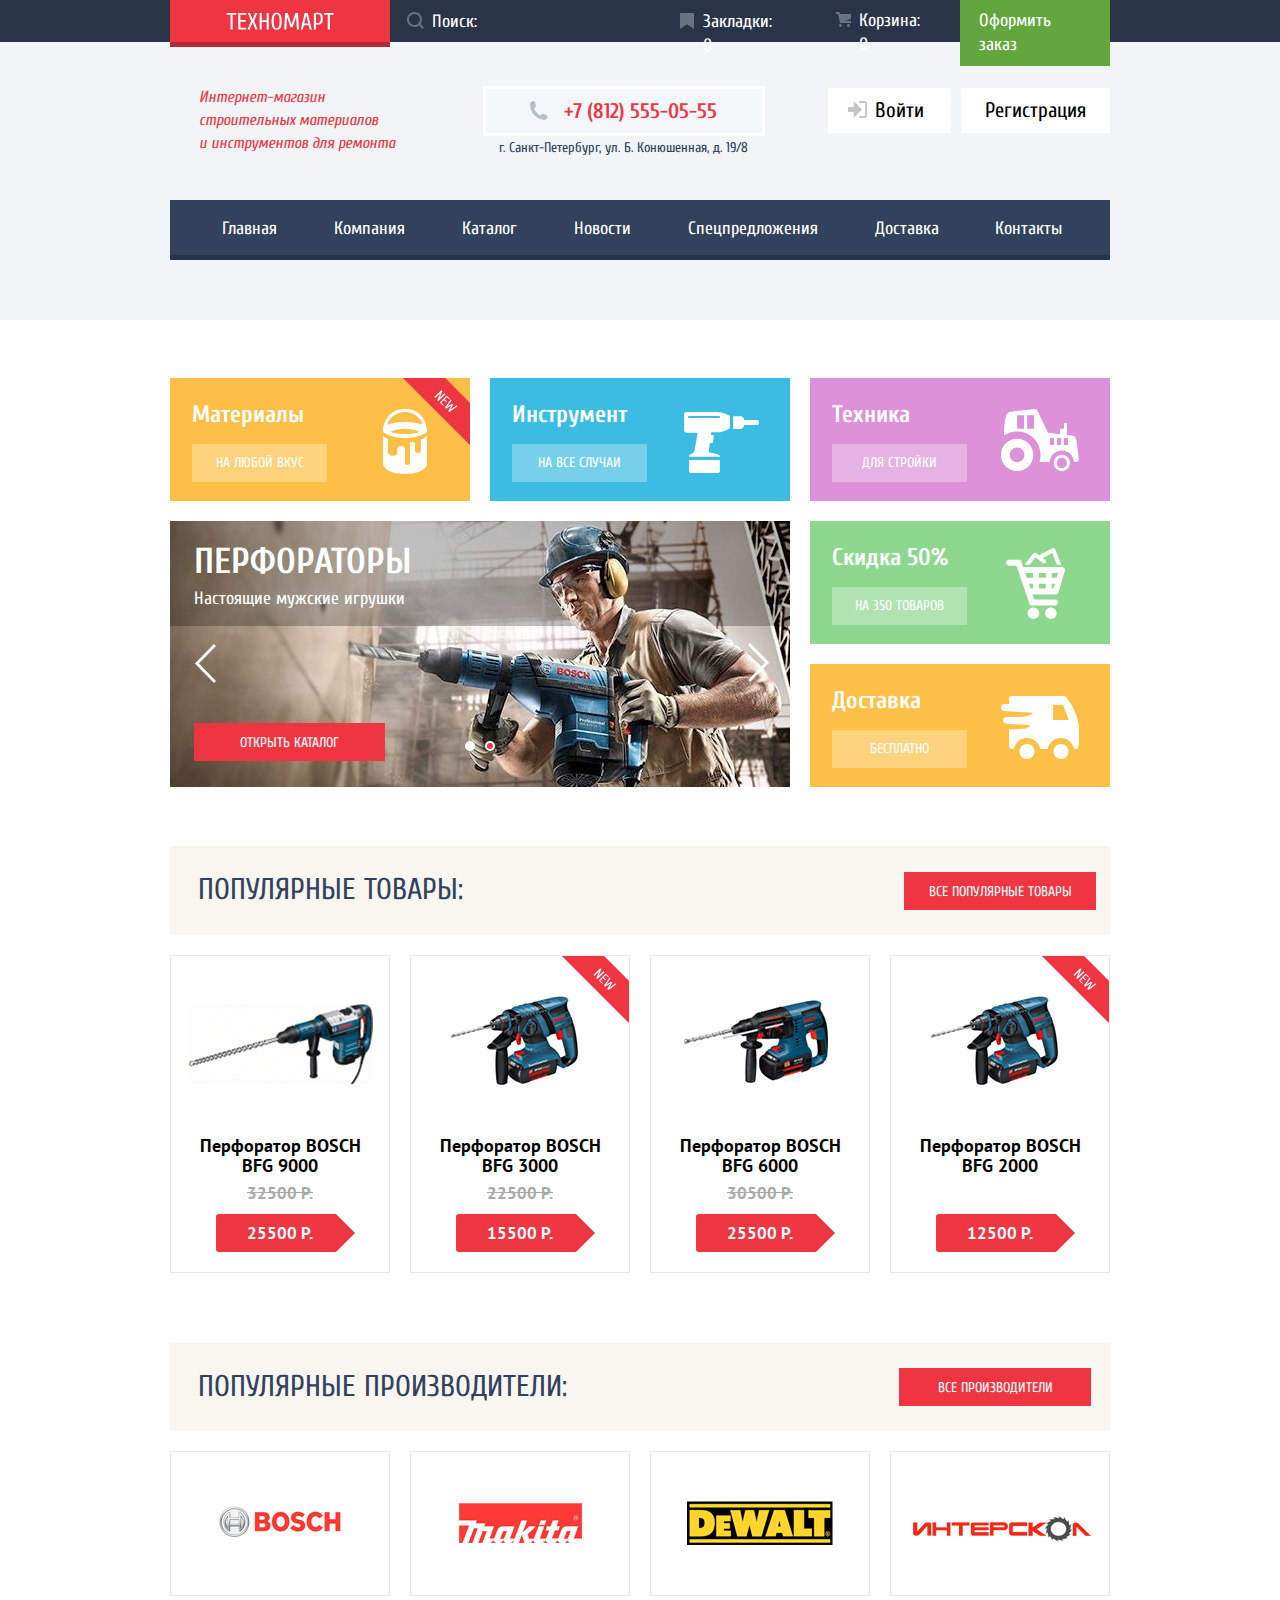
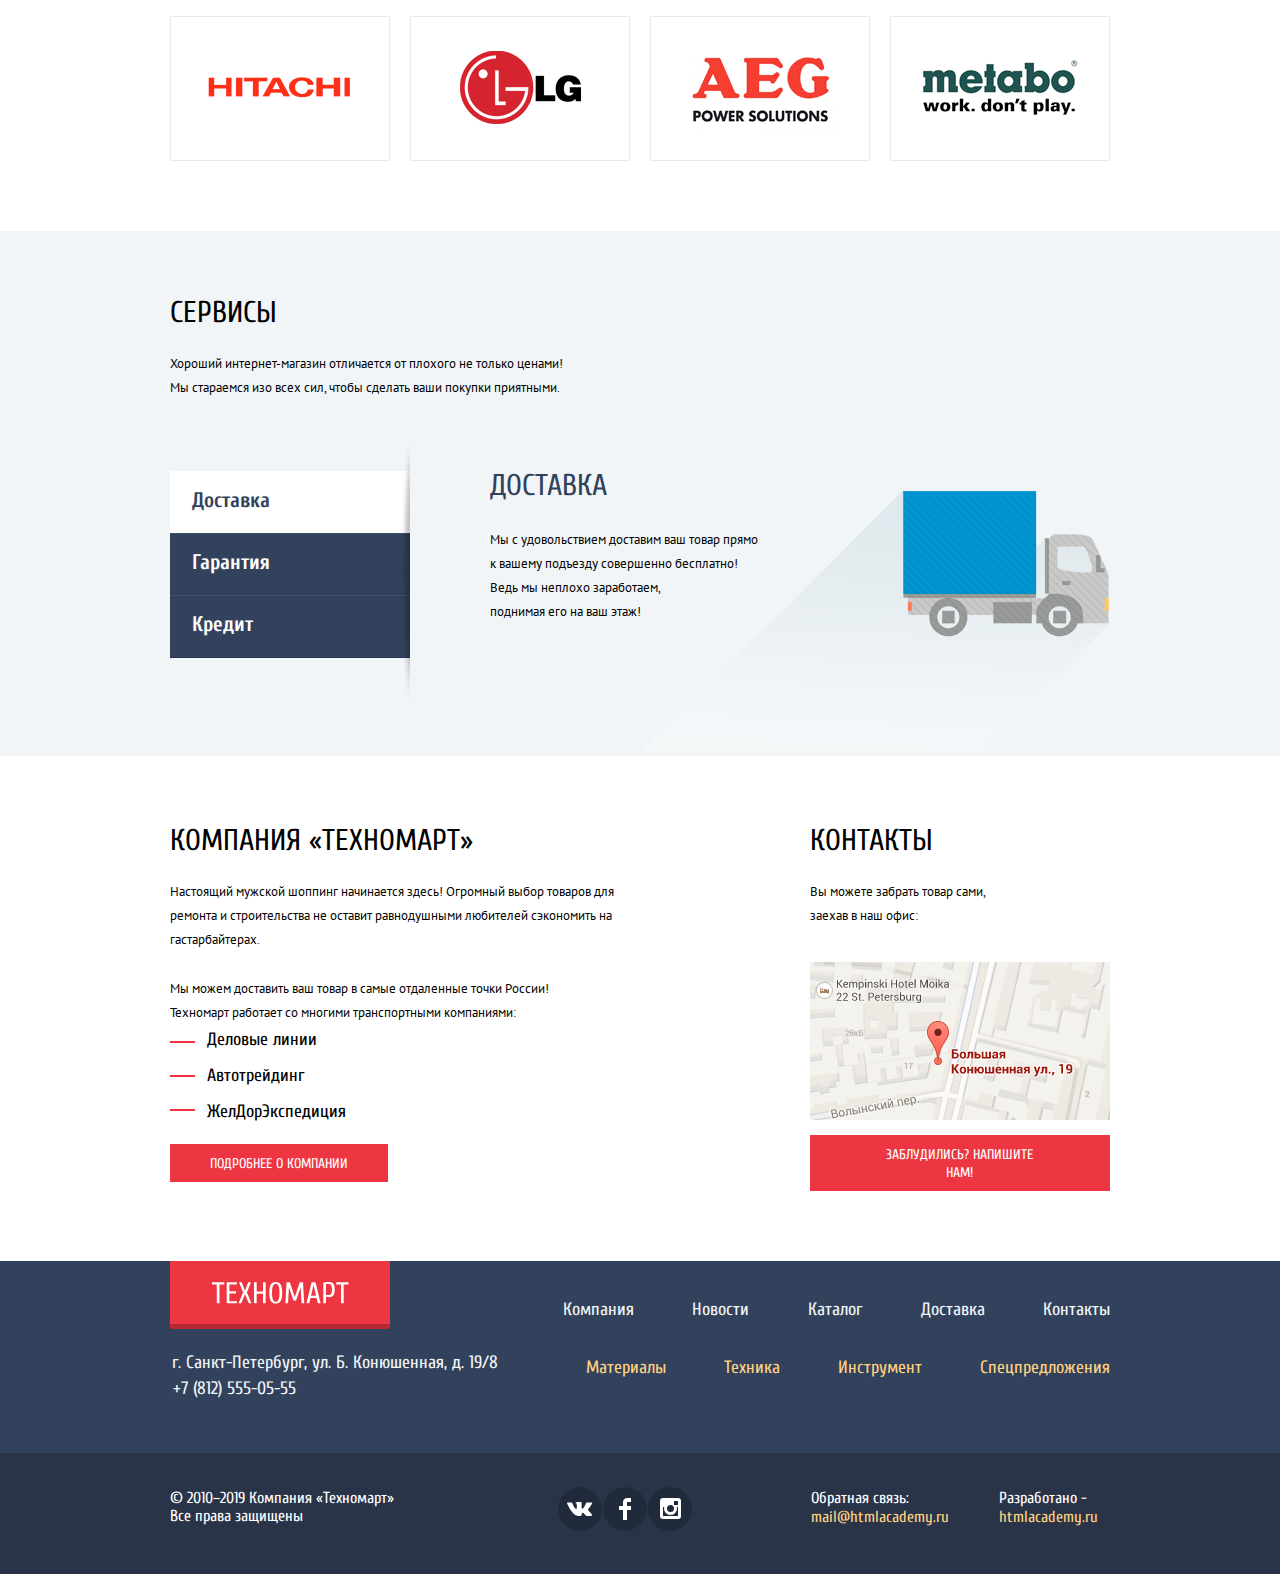
<file: index.html>
<!DOCTYPE html>
<html class="page" lang="ru">
  <head>
    <meta charset="utf-8">
    <title>HTML Academy: Техномарт</title>
    <link rel="stylesheet" href="https://fonts.googleapis.com/css2?family=Cuprum:ital,wght@0,400;0,700;1,400&family=PT+Sans:wght@400;700&display=swap">
    <link rel="stylesheet" href="css/normalize.css">
    <link rel="stylesheet" href="css/style.css">
  </head>
  <body class="page-body">
   <header class="page-header">
    <div class="header-main">
     <div class="container">
       <a class="header-logo">
      <img src="img/logo-technomart.svg" alt="логотип компании 'Техномарт'" width="108" height="18">
      </a>
      <div class="user-nav">
       <form class="user-nav__form" action="https://echo.htmlacademy.ru/" method="post">
         <label>
          <input class="user-nav__search" type="search" name="user_nav" placeholder="Поиск:" aria-label="Поле поиска">
          <svg class="user-nav__search-image" width="17" height="17" viewBox="0 0 17 17" fill="none" xmlns="http://www.w3.org/2000/svg">
           <path fill-rule="evenodd" clip-rule="evenodd" d="M13.458 12.044L17 15.586L15.586 17L12.044 13.458C10.782 14.421 9.21 15 7.5 15C3.35786 15 0 11.6421 0 7.5C0 3.35786 3.35786 0 7.5 0C11.6421 0 15 3.35786 15 7.5C15.0001 9.14309 14.4581 10.7403 13.458 12.044ZM7.5 2C4.467 2 2 4.467 2 7.5C2.00331 10.5362 4.4638 12.9967 7.5 13C10.532 13 13 10.532 13 7.5C13 4.467 10.532 2 7.5 2Z" fill="white"/>
           </svg>
         </label> 
       </form>
        <div class="user-nav__container">
          <a class="bookmark" href="blank.html">Закладки: 0</a>
          <a class="cart" href="blank.html">Корзина: 0</a>
          <a class="checkout" href="blank.html">Оформить заказ</a>
        </div>
       </div>
      </div>
     </div>
    <div class="header-contacts__container container">
      <p class="header-text">
        Интернет-магазин<br> 
        строительных материалов<br>
        и инструментов для ремонта
     </p>
     <div class="header-contacts">
       <a class="header-contacts__phone" href="tel:78125550555">+7 (812) 555-05-55</a>
      <p>
        г. Санкт-Петербург, ул. Б. Конюшенная, д. 19/8
      </p>
     </div>
     <div class="user-main">
      <ul class="user-main__list">
       <li class="user-main__item checkin"><svg width="20" height="17" viewBox="0 0 20 17" fill="none" xmlns="http://www.w3.org/2000/svg">
        <path d="M14.1667 8.5L5.71429 0V6H0V11H5.71429V17L14.1667 8.5Z" fill="#C5C5C5"/>
        <path d="M16.1771 15.01H11.3895V17H16.1771C18.2514 17 19.0381 15.19 19.0619 13.974V3.028C19.0381 1.811 18.2514 0 16.1771 0H11.3895V1.99H16.1771C16.9762 1.99 17.1219 2.671 17.1391 3.047V13.951C17.1229 14.327 16.9762 15.01 16.1771 15.01Z" fill="#C5C5C5"/>
        </svg><a href="blank.html">Войти</a></li>
       <li class="user-main__item registration"><a href="blank.html">Регистрация</a></li>
      </ul>
     </div>
    </div>
    <nav class="header-nav container">
     <ul class="header-nav__list">
      <li class="header-nav__link"><a>Главная</a></li>
      <li class="header-nav__link"><a href="blank.html">Компания</a></li>
      <li class="header-nav__link"><a href="catalog.html">Каталог</a></li>
      <li class="header-nav__link"><a href="blank.html">Новости</a></li>
      <li class="header-nav__link"><a href="blank.html">Спецпредложения</a></li>
      <li class="header-nav__link"><a href="blank.html">Доставка</a></li>
      <li class="header-nav__link"><a href="blank.html">Контакты</a></li>
     </ul>
    </nav>
   </header>
   <main class="main-block">
     <h1 class="visually-hidden">Интернет магазин инструмента и стройматериалов «Техномарт»</h1>
     <section class="main-features container">
         <ul class="main-features__list">
           <li class="main-features__item features-materials features--item features__item--new">
             <h3>Материалы</h3>
             <a class="item-button" href="blank.html">на любой вкус</a>
           </li>
           <li class="main-features__item features-tools features--item">
             <h3>Инструмент</h3>
             <a class="item-button" href="blank.html">на все случаи</a>
           </li>
           <li class="main-features__item features-equipment features--item">
            <h3>Техника</h3>
            <a class="item-button" href="blank.html">для стройки</a>
           </li>
           <li class="main-features__item slider">
            <div class="slider-item slider-current">
              <img src="img/rotary_hammers.jpg" width="620" height="266" alt="изображение мужчины с перфоратором BOSH в руках">
              <h3 class="slider-title">Перфораторы</h3>
              <p class="slider-paragraph">Настоящие мужские игрушки</p>
              <a class="slider-button page-button" href="catalog.html">Открыть каталог</a>
            </div>
            <div class="slider-item">
              <img src="img/drill.jpg" width="620" height="266" alt="изображение мужчины с дрелью BOSH в руках">
              <h3 class="slider-title">Дрели</h3>
              <p class="slider-paragraph">Соседям на радость</p>
              <a class="slider-button page-button" href="catalog.html">Открыть каталог</a>
            </div>
            <div class="slider-controls">
              <button class="slide-button" type="button" aria-label="первый слайд"></button>
              <button class="slide-button button-current" type="button" aria-label="второй слайд"></button>
            </div> 
            <div class="slider-prv" aria-label="Предыдущий слайд"></div>
            <div class="slider-nxt" aria-label="Следующий слайд"></div>
           </li>
           <li class="main-features__item features-discount features--item">
            <h3>Скидка 50%</h3>
            <a class="item-button" href="blank.html">на 350 товаров</a>
           </li>
           <li class="main-features__item features-delivery features--item">
            <h3>Доставка</h3>
            <a class="item-button" href="blank.html">бесплатно</a>
           </li>
         </ul>
     </section>
     <section class="catalog-main">
       <div class="catalog-popular container">
        <h2 class="catalog-main__title">Популярные товары:</h2>
        <a class="catalog-main__button page-button" href="blank.html">все популярные товары</a>
      </div>
        <ul class="catalog-main__list container">
         <li class="catalog-main__item ">
           <div class="content-buttons">
            <a class="content-cart" href="blank.html">Купить</a>
            <a class="content-bookmark" href="blank.html">В закладки</a>
           </div>
           <div class="product"><img class="bosh-9000" src="img/bfg_bosh_9000.jpg" alt="Перфоратор BOSH BFG 9000" width="184" height="164"></div> 
           <h3><a class="catalog-link" href="#">Перфоратор BOSCH BFG 9000</a></h3>
           <p class="old_price">32500 P.</p>
           <p class="price">25500 P.</p>
         </li>
         <li class="catalog-main__item catalog-main__item--new">
           <div class="content-buttons">
            <a class="content-cart" href="blank.html">Купить</a>
            <a class="content-bookmark" href="blank.html">В закладки</a>
           </div>
           <div class="product"><img class="bosh-3000" src="img/bfg_bosh_3000.jpg" alt="Перфоратор BOSH BFG 3000" width="127" height="112"></div>
           <h3><a class="catalog-link" href="#">Перфоратор BOSCH BFG 3000</a></h3>
           <p class="old_price">22500 P.</p>
           <p class="price">15500 P.</p>
         </li>
         <li class="catalog-main__item">
           <div class="content-buttons">
            <a class="content-cart" href="blank.html">Купить</a>
            <a class="content-bookmark" href="blank.html">В закладки</a>
           </div>
           <div class="product"><img class="bosh-6000" src="img/bfg_bosh_6000.jpg" alt="Перфоратор BOSH BFG 6000" width="144" height="128"></div> 
           <h3><a class="catalog-link" href="#">Перфоратор BOSCH BFG 6000</a></h3>
           <p class="old_price">30500 P.</p>
           <p class="price">25500 P.</p>
         </li>
         <li class="catalog-main__item catalog-main__item--new">
          <div class="content-buttons">
            <a class="content-cart" href="blank.html">Купить</a>
            <a class="content-bookmark" href="blank.html">В закладки</a>
          </div> 
          <div class="product"><img class="bosh-2000" src="img/bfg_bosh_2000.jpg" alt="Перфоратор BOSH BFG 2000" width="127" height="112"></div> 
          <h3><a class="catalog-link" href="#">Перфоратор BOSCH BFG 2000</a></h3>
          <p class="old_price"></p>
          <p class="price">12500 P.</p>
         </li>
        </ul>
    </section>
    <section class="brends-main">
      <div class="brends-container container">
       <h2 class="brends-main__title">Популярные производители:</h2>
       <a class="brends-main__button page-button" href="blank.html">Все производители</a>
      </div>
       <ul class="brends-main__list container">
          <li class="brends-main__item">
            <a  href="blank.html">
              <img class="bosh-logo" src="img/bosh_logo.png" alt="логотип компании BOSH" width="126" height="37">
            </a>
          </li>
          <li class="brends-main__item">
            <a href="blank.html">
              <img class="makita-logo" src="img/makita.png" alt="логотип компании Makita" width="123" height="40">
            </a>
          </li>
          <li class="brends-main__item">
            <a href="blank.html">
              <img src="img/dewalt_logo.png" alt="логотип компании DeWalt" width="146" height="44">
            </a>
          </li>
          <li class="brends-main__item">
            <a href="blank.html">
              <img src="img/interscol.png" alt="логотип компании Интерскол" width="200" height="88">
            </a>
          </li>
          <li class="brends-main__item">
            <a href="blank.html">
              <img src="img/hitachi_logo.png" alt="логотип компании HITACHI" width="169" height="31">
            </a>
          </li>
          <li class="brends-main__item">
            <a href="blank.html">
              <img src="img/lg_logo.png" alt="логотип компании LG" width="121" height="73">
            </a>
          </li>
          <li class="brends-main__item">
            <a href="blank.html">
              <img src="img/aeg.png" alt="логотип компании AEG" width="151" height="96">
            </a>
          </li>
          <li class="brends-main__item">
            <a href="blank.html">
              <img src="img/metabo.png" alt="логотип компании METABO" width="204" height="69">
            </a>
          </li>
       </ul>
    </section>
    <section class="service-main">
     <div class="container">
      <h2 class="service-main__title">Сервисы</h2>
      <p class="service-main__paragraph">
        Хороший интернет-магазин отличается от плохого не только ценами!
        Мы стараемся изо всех сил, чтобы сделать ваши покупки приятными.
      </p>
      <div class="service-slider">
       <ul class="service-slider__list">
        <li class="service-slider__item slider__item_active">Доставка</li>
        <li class="service-slider__item">Гарантия</li>
        <li class="service-slider__item">Кредит</li>
       </ul>
        <div class="delivery-main service-slide service-slide__active">
         <h3 class="service-slider__title">Доставка</h3>
         <p class="service-slider__paragraph">
          Мы с удовольствием доставим ваш товар прямо
          к вашему подъезду совершенно бесплатно!
          Ведь мы неплохо заработаем,<br>
          поднимая его на ваш этаж!
         </p>
        </div>
        <div class="garanty-main service-slide">
         <h3 class="service-slider__title">Гарантия</h3>
         <p class="service-slider__paragraph">
          Если купленный у нас товар поломается или заискрит,<br>
          а также в случае пожара, спровоцированного его
          возгоранием,  вы всегда можете быть уверены в нашей
          гарантии. Мы обменяем сгоревший товар на новый.<br>
          Дом уж восстановите как-нибудь сами.
         </p>
        </div>
        <div class="credit-main service-slide">
         <h3 class="service-slider__title">Кредит</h3>
         <p class="service-slider__paragraph">
          Залезть в долговую яму стало проще!
          Кредитные консультанты придут вам на помощь.
          <a class="credit-main__button page-button" href="#">Отправить заявку</a>
         </p>
        </div>
      </div>
     </div>
    </section>
    <div class="company-main container">
     <section class="transport-company">
      <h2 class="transport-company__title">Компания «Техномарт»</h2>
      <div class="paragraph-container">
       <p class="transport-company__paragraph">
        Настоящий мужской шоппинг начинается здесь! Огромный выбор товаров для ремонта и
        строительства не оставит равнодушными любителей сэкономить на гастарбайтерах.
       </p>
       <p class="transport-company__paragraph">
         Мы можем доставить ваш товар в самые отдаленные точки России!
         Техномарт работает со многими транспортными компаниями:
       </p>
       </div>
       <ul class="transport-company__list">
        <li class="transport-company__item">Деловые линии</li>
        <li class="transport-company__item">Автотрейдинг</li>
        <li class="transport-company__item">ЖелДорЭкспедиция</li>
       </ul>
      <a class="transport-company__button page-button" href="blank.html">Подробнее о компании</a>
     </section>
     <section class="location-contacts">
      <h2 class="location-contacts__title">Контакты</h2>
      <p class="location-contacts__paragraph">
        Вы можете забрать товар сами,<br>
        заехав в наш офис:
      </p>
      <a class="location-contacts__map" href="https://yandex.ru/maps/">
       <img src="img/map.png" alt="схема проезда в компанию 'Техномарт'" width="300" height="158">
      </a>
      <a class="location-contacts__feedback page-button" href="blank.html">Заблудились? Напишите нам!</a>
     </section>
    </div>
   </main>
   <footer class="footer">
    <section class="wrapper container">
     <div class="footer-container">
      <a class="footer-logo">
       <img src="img/logo-technomart.svg" alt="логотип компании 'Техномарт'" width="138" height="23">
      </a>
      <p class="wrapper__paragraph">
      г. Санкт-Петербург, ул. Б. Конюшенная, д. 19/8 
      </p>
      <a class="wrapper__phone" href="tel:78125550555">+7 (812) 555-05-55</a>
     </div>
     <div class="footer-wrapper">
      <ul class="footer-wrapper__list">
       <li class="footer-wrapper__link"><a href="blank.html">Компания</a></li>
       <li class="footer-wrapper__link"><a href="blank.html">Новости</a></li>
       <li class="footer-wrapper__link"><a href="catalog.html">Каталог</a></li>
       <li class="footer-wrapper__link"><a href="blank.html">Доставка</a></li>
       <li class="footer-wrapper__link"><a href="blank.html">Контакты</a></li>
      </ul>
      <ul class="footer-wrapper__items">
       <li class="footer-wrapper__item"><a href="blank.html">Материалы</a></li>
       <li class="footer-wrapper__item"><a href="blank.html">Техника</a></li>
       <li class="footer-wrapper__item"><a href="blank.html">Инструмент</a></li>
       <li class="footer-wrapper__item"><a href="blank.html">Спецпредложения</a></li>
      </ul>
     </div>
    </section>
    <section class="footer-socials">
     <div class="socials-container container">
      <p class="copyright">
       © 2010–2019 Компания «Техномарт»
       Все права защищены
      </p>
      <div class="socials">
       <ul class="socials__list">
        <li class="socials__link"><a href="#"><img src="img/icon-vk.svg" width="26" height="15" alt="Наш Вконтакте"></a></li>
        <li class="socials__link"><a href="#"><img src="img/icon-fb.svg" width="12" height="22" alt="Наш Фэйсбук"></a></li>
        <li class="socials__link"><a href="#"><img src="img/icon-insta.svg" width="21" height="21" alt="Наш Инстаграм"></a></li>
       </ul>
      </div>
      <p class="feedback-email">
        Обратная связь:
       <a href="mailto:mail@htmlacademy.ru">mail@htmlacademy.ru</a>
      </p>
      <p class="author">
       Разработано - 
       <a href="https://htmlacademy.ru/intensive/htmlcss">htmlacademy.ru</a>
      </p>
     </div>
    </section>
   </footer> 
   <section class="modal-feedback feedback-content">
     <form class="main-form" action="https://echo.htmlacademy.ru/" method="post">
      <div class="main-form__container">
       <p class="main-form__item">
        <label for="user_name">Ваше имя:</label>
        <input class="modal-user_name" type="text" name="name" id="user_name" placeholder="Имя Фамилия">
       </p>
       <p class="main-form__item">
        <label for="user_email">Ваше e-mail:</label>
        <input class="modal-user_email" type="email" name="email" id="user_email" placeholder="email@example.com">
       </p>
       <p class="main-form__item">
        <label for="mail_text-area">Текст письма:</label>
        <textarea name="mail_text" id="mail_text-area" rows="5">В свободной форме</textarea>
       </p>
      </div>
      <div class="button-container">
       <button class="feedback-content__button page-button" type="submit">Отправить</button>
      </div>
     </form>
     <button class="feedback-content__close" type="button" aria-label="Закрыть форму">
       <svg width="21" height="21" viewBox="0 0 21 21" fill="none" xmlns="http://www.w3.org/2000/svg">
      <path d="M13.2729 10.5001L20.6949 3.07806C21.0839 2.68906 21.0839 2.05306 20.6949 1.66406L19.3359 0.305056C18.9469 -0.0839443 18.3109 -0.0839443 17.9219 0.305056L10.4999 7.72706L3.07793 0.305056C2.68893 -0.0839443 2.05293 -0.0839443 1.66393 0.305056L0.304934 1.66406C-0.0840664 2.05306 -0.0840664 2.68906 0.304934 3.07806L7.72693 10.5001L0.305934 17.9221C-0.0830664 18.3111 -0.0830664 18.9471 0.305934 19.3361L1.66493 20.6951C2.05393 21.0841 2.68993 21.0841 3.07893 20.6951L10.5009 13.2731L17.9229 20.6951C18.3119 21.0841 18.9479 21.0841 19.3369 20.6951L20.6959 19.3361C21.0849 18.9471 21.0849 18.3111 20.6959 17.9221L13.2729 10.5001Z" fill="#EE3643"/>
      </svg>
    </button>
   </section> 
   <section class="map-modal map-modal__content">
     <div class="map__content">
       <iframe src="https://www.google.com/maps/embed?pb=!1m18!1m12!1m3!1d1998.6036253002762!2d30.320858715640316!3d59.93871916905475!2m3!1f0!2f0!3f0!3m2!1i1024!2i768!4f13.1!3m3!1m2!1s0x4696310fca145cc1%3A0x42b32648d8238007!2z0JHQvtC70YzRiNCw0Y8g0JrQvtC90Y7RiNC10L3QvdCw0Y8g0YPQuy4sIDE5LzgsINCh0LDQvdC60YIt0J_QtdGC0LXRgNCx0YPRgNCzLCAxOTExODY!5e0!3m2!1sru!2sru!4v1591703635800!5m2!1sru!2sru" width="943" height="449" allowfullscreen="" title="Большая схема с месторасположением компании Техномарт"></iframe>
       <button class="map-modal__close" type="button" aria-label="Закрыть карту">
         <svg width="21" height="21" viewBox="0 0 21 21" fill="none" xmlns="http://www.w3.org/2000/svg">
        <path d="M13.2729 10.5001L20.6949 3.07806C21.0839 2.68906 21.0839 2.05306 20.6949 1.66406L19.3359 0.305056C18.9469 -0.0839443 18.3109 -0.0839443 17.9219 0.305056L10.4999 7.72706L3.07793 0.305056C2.68893 -0.0839443 2.05293 -0.0839443 1.66393 0.305056L0.304934 1.66406C-0.0840664 2.05306 -0.0840664 2.68906 0.304934 3.07806L7.72693 10.5001L0.305934 17.9221C-0.0830664 18.3111 -0.0830664 18.9471 0.305934 19.3361L1.66493 20.6951C2.05393 21.0841 2.68993 21.0841 3.07893 20.6951L10.5009 13.2731L17.9229 20.6951C18.3119 21.0841 18.9479 21.0841 19.3369 20.6951L20.6959 19.3361C21.0849 18.9471 21.0849 18.3111 20.6959 17.9221L13.2729 10.5001Z" fill="#EE3643"/>
        </svg>
      </button>
     </div>
   </section> 
   <script src="js/script.js"></script> 
  </body>
</html>
</file>
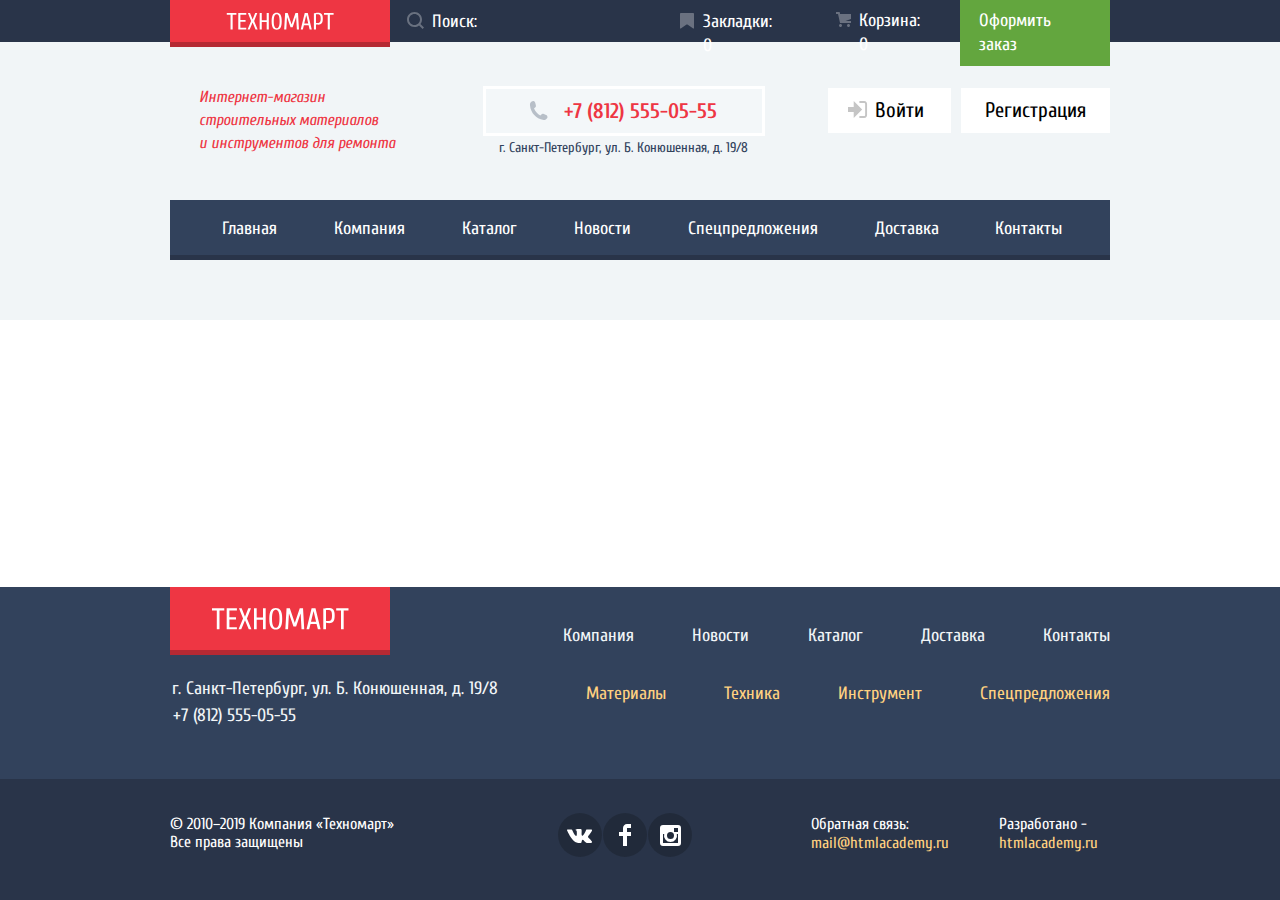
<file: blank.html>
<!DOCTYPE html>
<html class="page" lang="ru">
  <head>
    <meta charset="utf-8">
    <title>HTML Academy: Техномарт</title>
    <link rel="stylesheet" href="https://fonts.googleapis.com/css2?family=Cuprum:ital,wght@0,400;0,700;1,400&family=PT+Sans:wght@400;700&display=swap">
    <link rel="stylesheet" href="css/normalize.css">
    <link rel="stylesheet" href="css/style.css">
  </head>
  <body class="page-body">
    <header class="page-header">
      <div class="header-main">
       <div class="container">
         <a class="header-logo" href="index.html">
        <img src="img/logo-technomart.svg" alt="логотип компании 'Техномарт'" width="108" height="18">
        </a>
        <div class="user-nav">
         <form class="user-nav__form" action="https://echo.htmlacademy.ru/" method="post">
           <label>
            <input class="user-nav__search" type="search" name="user_nav" placeholder="Поиск:" aria-label="Поле поиска">
            <svg class="user-nav__search-image" width="17" height="17" viewBox="0 0 17 17" fill="none" xmlns="http://www.w3.org/2000/svg">
             <path fill-rule="evenodd" clip-rule="evenodd" d="M13.458 12.044L17 15.586L15.586 17L12.044 13.458C10.782 14.421 9.21 15 7.5 15C3.35786 15 0 11.6421 0 7.5C0 3.35786 3.35786 0 7.5 0C11.6421 0 15 3.35786 15 7.5C15.0001 9.14309 14.4581 10.7403 13.458 12.044ZM7.5 2C4.467 2 2 4.467 2 7.5C2.00331 10.5362 4.4638 12.9967 7.5 13C10.532 13 13 10.532 13 7.5C13 4.467 10.532 2 7.5 2Z" fill="white"/>
             </svg>
           </label> 
         </form>
          <div class="user-nav__container">
            <a class="bookmark" href="blank.html">Закладки: 0</a>
            <a class="cart" href="blank.html">Корзина: 0</a>
            <a class="checkout" href="blank.html">Оформить заказ</a>
          </div>
         </div>
        </div>
       </div>
      <div class="header-contacts__container container">
        <p class="header-text">
          Интернет-магазин<br> 
          строительных материалов<br>
          и инструментов для ремонта
       </p>
       <div class="header-contacts">
         <a class="header-contacts__phone" href="tel:78125550555">+7 (812) 555-05-55</a>
        <p>
          г. Санкт-Петербург, ул. Б. Конюшенная, д. 19/8
        </p>
       </div>
       <div class="user-main">
        <ul class="user-main__list">
         <li class="user-main__item checkin"><svg width="20" height="17" viewBox="0 0 20 17" fill="none" xmlns="http://www.w3.org/2000/svg">
          <path d="M14.1667 8.5L5.71429 0V6H0V11H5.71429V17L14.1667 8.5Z" fill="#C5C5C5"/>
          <path d="M16.1771 15.01H11.3895V17H16.1771C18.2514 17 19.0381 15.19 19.0619 13.974V3.028C19.0381 1.811 18.2514 0 16.1771 0H11.3895V1.99H16.1771C16.9762 1.99 17.1219 2.671 17.1391 3.047V13.951C17.1229 14.327 16.9762 15.01 16.1771 15.01Z" fill="#C5C5C5"/>
          </svg><a href="blank.html">Войти</a></li>
         <li class="user-main__item registration"><a href="blank.html">Регистрация</a></li>
        </ul>
       </div>
      </div>
      <nav class="header-nav container">
       <ul class="header-nav__list">
        <li class="header-nav__link"><a href="index.html">Главная</a></li>
        <li class="header-nav__link"><a href="blank.html">Компания</a></li>
        <li class="header-nav__link"><a href="catalog.html">Каталог</a></li>
        <li class="header-nav__link"><a href="blank.html">Новости</a></li>
        <li class="header-nav__link"><a href="blank.html">Спецпредложения</a></li>
        <li class="header-nav__link"><a href="blank.html">Доставка</a></li>
        <li class="header-nav__link"><a href="blank.html">Контакты</a></li>
       </ul>
      </nav>
     </header>
   <main>

   </main>
   <footer class="footer">
    <section class="wrapper container">
     <div class="footer-container">
      <a class="footer-logo" href="index.html">
       <img src="img/logo-technomart.svg" alt="логотип компании 'Техномарт'" width="138" height="23">
      </a>
      <p class="wrapper__paragraph">
      г. Санкт-Петербург, ул. Б. Конюшенная, д. 19/8 
      </p>
      <a class="wrapper__phone" href="tel:78125550555">+7 (812) 555-05-55</a>
     </div>
     <div class="footer-wrapper">
      <ul class="footer-wrapper__list">
       <li class="footer-wrapper__link"><a href="blank.html">Компания</a></li>
       <li class="footer-wrapper__link"><a href="blank.html">Новости</a></li>
       <li class="footer-wrapper__link"><a href="catalog.html">Каталог</a></li>
       <li class="footer-wrapper__link"><a href="blank.html">Доставка</a></li>
       <li class="footer-wrapper__link"><a href="blank.html">Контакты</a></li>
      </ul>
      <ul class="footer-wrapper__items">
       <li class="footer-wrapper__item"><a href="blank.html">Материалы</a></li>
       <li class="footer-wrapper__item"><a href="blank.html">Техника</a></li>
       <li class="footer-wrapper__item"><a href="blank.html">Инструмент</a></li>
       <li class="footer-wrapper__item"><a href="blank.html">Спецпредложения</a></li>
      </ul>
     </div>
    </section>
    <section class="footer-socials">
     <div class="socials-container container">
      <p class="copyright">
       © 2010–2019 Компания «Техномарт»
       Все права защищены
      </p>
      <div class="socials">
       <ul class="socials__list">
        <li class="socials__link"><a href="#"><img src="img/icon-vk.svg" width="26" height="15" alt="Наш Вконтакте"></a></li>
        <li class="socials__link"><a href="#"><img src="img/icon-fb.svg" width="12" height="22" alt="Наш Фэйсбук"></a></li>
        <li class="socials__link"><a href="#"><img src="img/icon-insta.svg" width="21" height="21" alt="Наш Инстаграм"></a></li>
       </ul>
      </div>
      <p class="feedback-email">
        Обратная связь:
       <a href="mailto:mail@htmlacademy.ru">mail@htmlacademy.ru</a>
      </p>
      <p class="author">
       Разработано - 
       <a href="https://htmlacademy.ru/intensive/htmlcss">htmlacademy.ru</a>
      </p>
     </div>
    </section>
   </footer> 
   <script src="js/script.js"></script>
  </body>
</html>
</file>
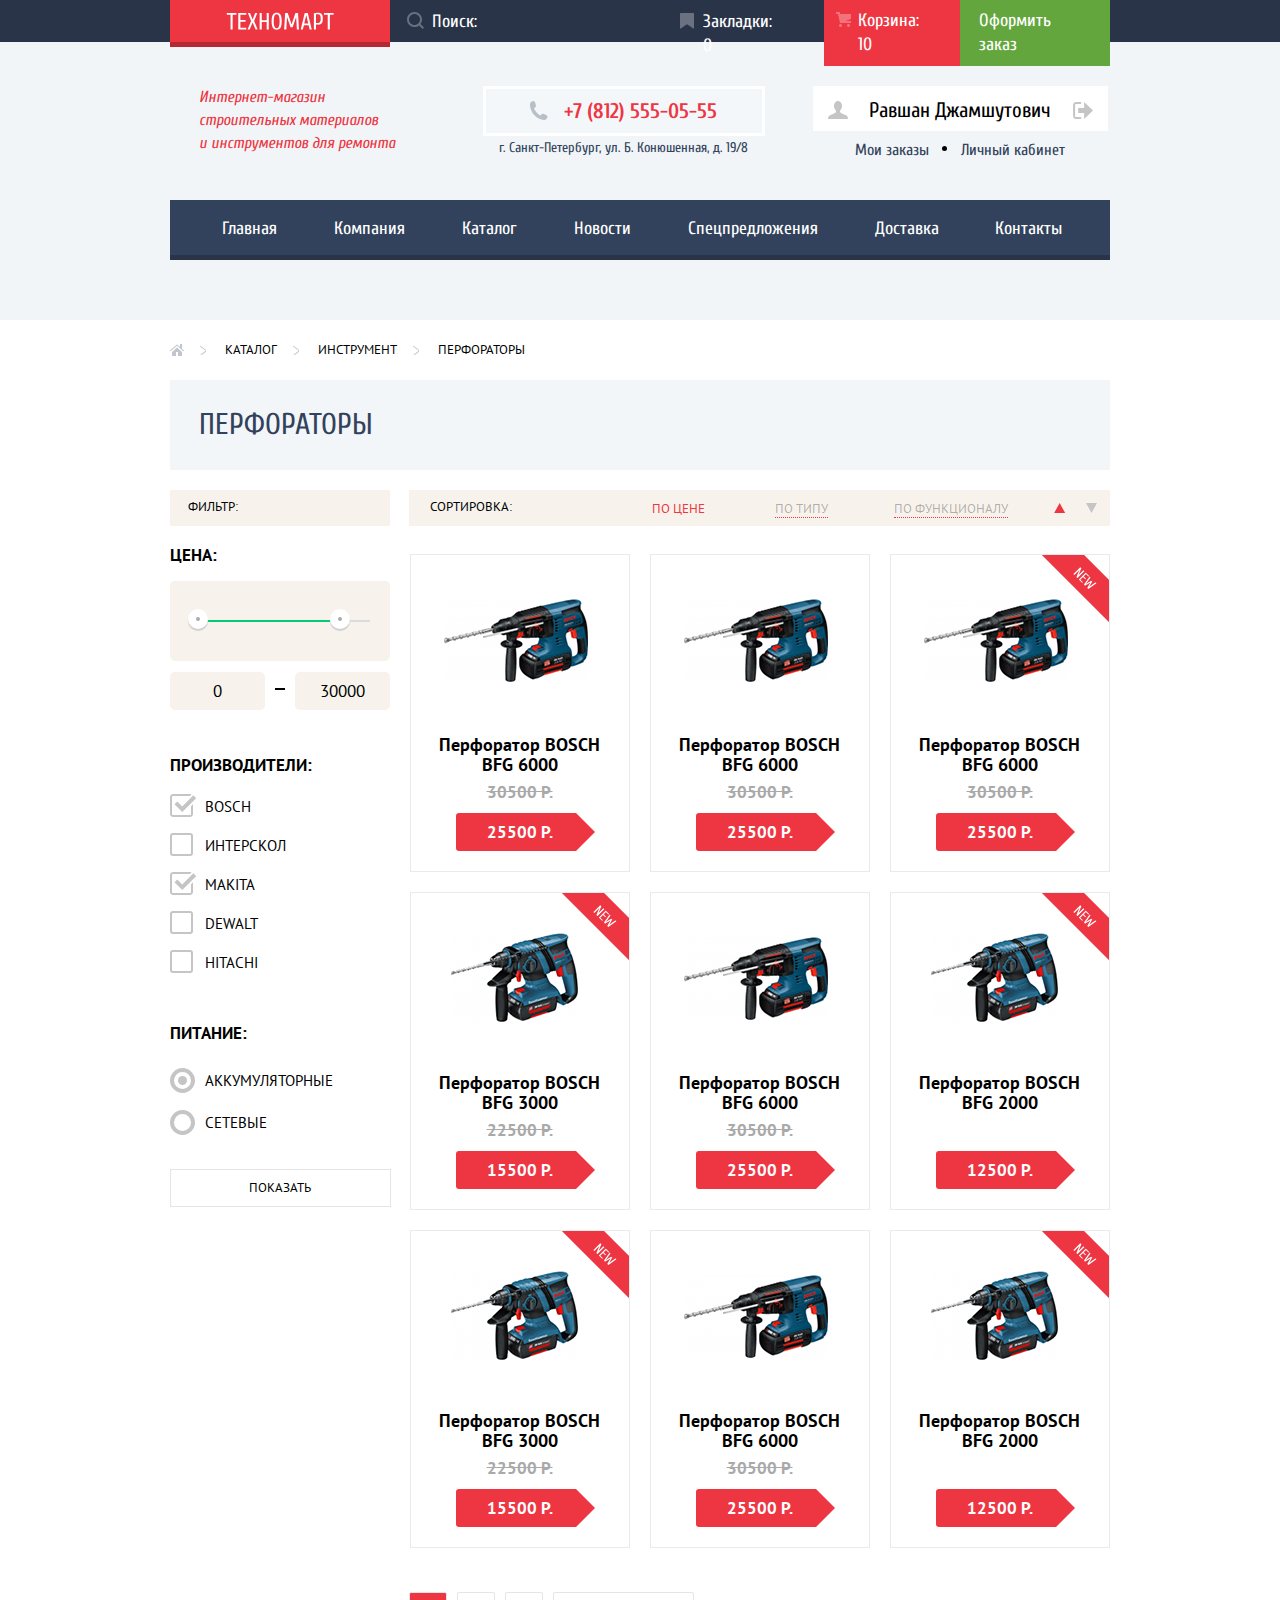
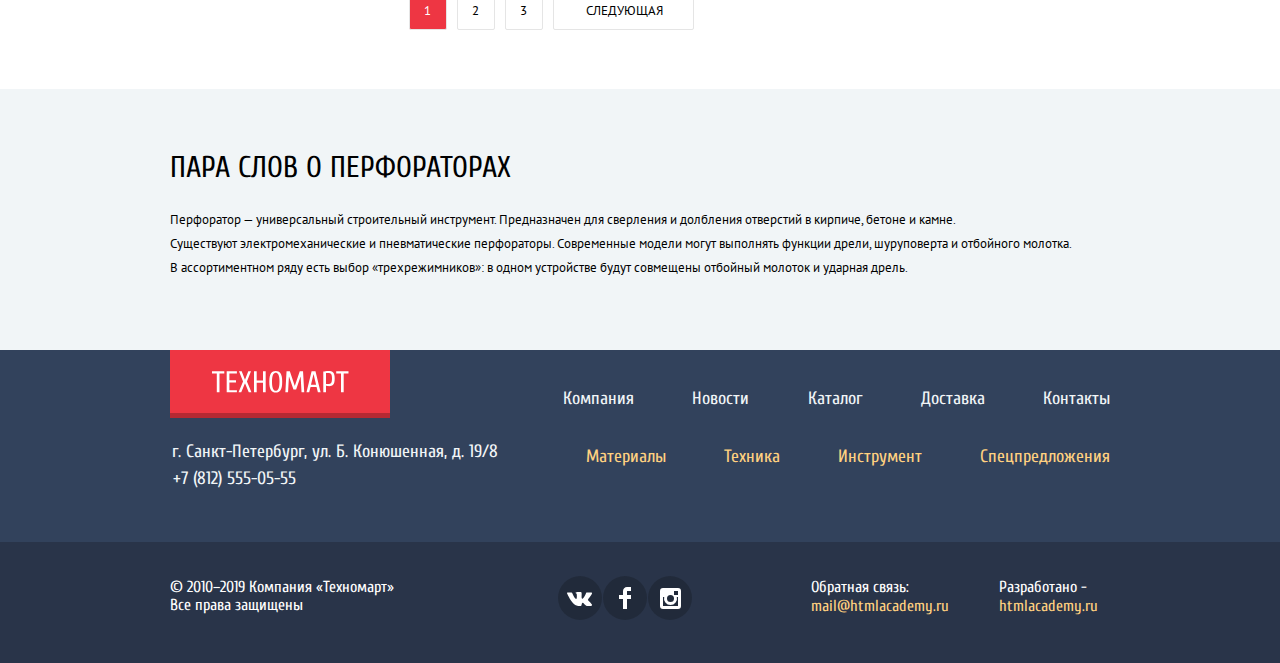
<file: catalog.html>
<!DOCTYPE html>
<html class="page" lang="ru">
  <head>
    <meta charset="utf-8">
    <title>HTML Academy: Техномарт</title>
    <link rel="stylesheet" href="https://fonts.googleapis.com/css2?family=Cuprum:ital,wght@0,400;0,700;1,400&family=PT+Sans:wght@400;700&display=swap">
    <link rel="stylesheet" href="css/normalize.css">
    <link rel="stylesheet" href="css/style.min.css">
  </head>
  <body class="page-body">
    <header class="page-header header--catalog">
     <div class="header-main">
      <div class="container">
        <a class="header-logo" href="index.html">
       <img src="img/logo-technomart.svg" alt="логотип компании 'Техномарт'" width="108" height="18">
       </a>
       <div class="user-nav">
        <form class="user-nav__form" action="https://echo.htmlacademy.ru/" method="post">
          <label>
           <input class="user-nav__search" type="search" name="user_nav" placeholder="Поиск:" aria-label="Поле поиска">
           <svg class="user-nav__search-image" width="17" height="17" viewBox="0 0 17 17" fill="none" xmlns="http://www.w3.org/2000/svg">
            <path fill-rule="evenodd" clip-rule="evenodd" d="M13.458 12.044L17 15.586L15.586 17L12.044 13.458C10.782 14.421 9.21 15 7.5 15C3.35786 15 0 11.6421 0 7.5C0 3.35786 3.35786 0 7.5 0C11.6421 0 15 3.35786 15 7.5C15.0001 9.14309 14.4581 10.7403 13.458 12.044ZM7.5 2C4.467 2 2 4.467 2 7.5C2.00331 10.5362 4.4638 12.9967 7.5 13C10.532 13 13 10.532 13 7.5C13 4.467 10.532 2 7.5 2Z" fill="white"/>
            </svg>
          </label> 
        </form>
        <div class="user-nav__container">
         <a class="bookmark" href="blank.html">Закладки: 0</a>
         <a class="cart catalog--cart" href="blank.html">Корзина: 10</a>
         <a class="checkout" href="blank.html">Оформить заказ</a>
       </div>
       </div>
      </div>
     </div>
     <div class="header-contacts__container container">
       <p class="header-text">
          Интернет-магазин<br>
          строительных материалов<br> 
          и инструментов для ремонта
       </p>
      <div class="header-contacts">
         <a class="header-contacts__phone" href="tel:78125550555">+7 (812) 555-05-55</a>
       <p>
         г. Санкт-Петербург, ул. Б. Конюшенная, д. 19/8
       </p>
      </div>
      <div class="user-catalog">  
       <a class="user-catalog__link user-icon" href="profile.html" aria-label="Профиль пользователя">
         <svg width="20" height="18" viewBox="0 0 20 18" fill="none" xmlns="http://www.w3.org/2000/svg">
         <path d="M17.881 14.166C15.737 13.431 13.625 12.5 12.674 11.776C12.017 11.275 11.904 10.158 12.157 9.361C13.275 8.458 14.021 6.884 14.021 5.083C14.021 2.276 12.221 0 10 0C7.77902 0 5.97901 2.276 5.97901 5.083C5.97901 6.884 6.72501 8.457 7.84201 9.36C8.09501 10.158 7.98302 11.275 7.32502 11.776C6.37502 12.5 4.26201 13.43 2.11801 14.166C-0.0259852 14.902 1.48343e-05 18 1.48343e-05 18H20C20 18 20.025 14.901 17.881 14.166Z" fill="#C5C5C5"/>
         </svg>
         Равшан Джамшутович</a>
       <a class="user-catalog__link_logout" href="/profile/exit" aria-label="Выход на страницу деавторизации">
         <svg width="20" height="17" viewBox="0 0 20 17" fill="none" xmlns="http://www.w3.org/2000/svg">
         <path d="M20 8.5L11.125 0V6H5.125V11H11.125V17L20 8.5Z" fill="#C5C5C5"/>
         <path d="M2.10591 13.952V3.048C2.12391 2.672 2.27691 1.991 3.11591 1.991H8.14291V0H3.11591C0.937914 0 0.111914 1.81 0.0869141 3.027V13.973C0.111914 15.189 0.937914 17 3.11591 17H8.14291V15.01H3.11591C2.27691 15.01 2.12391 14.327 2.10591 13.952Z" fill="#C5C5C5"/>
         </svg>
         </a>
       <ul class="user-catalog__list">
        <li class="user-catalog__item"><a href="blank.html">Мои заказы</a></li>
        <li class="user-catalog__item"><a href="blank.html">Личный кабинет</a></li>
       </ul>
      </div>
     </div>
     <nav class="header-nav container">
       <ul class="header-nav__list">
        <li class="header-nav__link"><a href="index.html">Главная</a></li>
        <li class="header-nav__link"><a href="blank.html">Компания</a></li>
        <li class="header-nav__link"><a href="catalog.html">Каталог</a></li>
        <li class="header-nav__link"><a href="blank.html">Новости</a></li>
        <li class="header-nav__link"><a href="blank.html">Спецпредложения</a></li>
        <li class="header-nav__link"><a href="blank.html">Доставка</a></li>
        <li class="header-nav__link"><a href="blank.html">Контакты</a></li>
       </ul>
      </nav>
    </header>
    <main class="catalog-page">
      <div class="container">
       <div class="breadcrumbs"> 
        <ul class="breadcrumbs__list">
         <li class="breadcrumbs__item"><a href="index.html"><img src="img/icon-home.svg" alt="переход на главную страницу" width="14" height="12"></a></li>
         <li class="breadcrumbs__item breadcrumbs-arrow"><a href="catalog.html">Каталог</a></li>
         <li class="breadcrumbs__item breadcrumbs-arrow"><a href="blank.html">Инструмент</a></li>
         <li class="breadcrumbs__item breadcrumbs-arrow"><a>Перфораторы</a></li>
        </ul>
       </div>
      </div>
      <section class="catalog">
       <div class="container">
        <h1 class="catalog__title">Перфораторы</h1>
        <div class="catalog-container">
         <div class="catalog-container__filter">
          <h2 class="catalog-filter">Фильтр:</h2>
           <form action="https://echo.htmlacademy.ru/" method="get">
             <fieldset class ="filter-item">
               <legend>Цена:</legend>
               <div class="range-filter">
                <div class="range-controls">
                 <div class="scale">
                  <div class="bar"></div>
                 </div>
                 <button type="button" class="toggle toggle-min" aria-label="левая кнопка контроля"></button>
                 <button type="button" class="toggle toggle-max" aria-label="правая кнопка контроля"></button>
                </div>
                <div class="price-controls">
                 <label class="min-price">
                  <input type="text" name="min-price" value="0">
                 </label>
                 <label class="max-price">
                  <input type="text" name="max-price" value="30000">
                 </label>
                </div>
               </div>
             </fieldset>
             <fieldset class="manufacturers">
              <legend>Производители:</legend>
               <ul class="manufacturers__list"> 
                <li class="manufacturers__item filter-checkbox"> 
                 <input class="filter-input filter-input-checkbox visually-hidden" type="checkbox" name="bosch" id="filter-bosch" checked>  
                 <label for="filter-bosch">
                   <svg class="filter_svg" width="27" height="23" viewBox="0 0 27 23" fill="none" xmlns="http://www.w3.org/2000/svg">
                   <path d="M7.28505 7.48598L4.45605 10.315L12.2391 18.098L26.1711 4.16598L23.3431 1.33698L12.2391 12.439L7.28505 7.48598Z" fill="#C5C5C5"/>
                   <path d="M21 20C21 20.542 20.542 21 20 21H3C2.458 21 2 20.542 2 20V3C2 2.458 2.458 2 3 2H19.908L21.493 0.415C21.041 0.146542 20.5257 0.00329969 20 0H3C1.35 0 0 1.35 0 3V20C0 21.65 1.35 23 3 23H20C21.65 23 23 21.65 23 20V10.171L21 12.171V20Z" fill="#C5C5C5"/>
                   </svg>Bosch</label>
                </li> 
                <li class="manufacturers__item filter-checkbox">
                 <input class="filter-input filter-input-checkbox visually-hidden" type="checkbox" name="interscol" id="filter-interscol">
                 <label for="filter-interscol">
                   <svg class="filter_svg" width="27" height="23" viewBox="0 0 27 23" fill="none" xmlns="http://www.w3.org/2000/svg">
                   <path d="M7.28505 7.48598L4.45605 10.315L12.2391 18.098L26.1711 4.16598L23.3431 1.33698L12.2391 12.439L7.28505 7.48598Z" fill="#C5C5C5"/>
                   <path d="M21 20C21 20.542 20.542 21 20 21H3C2.458 21 2 20.542 2 20V3C2 2.458 2.458 2 3 2H19.908L21.493 0.415C21.041 0.146542 20.5257 0.00329969 20 0H3C1.35 0 0 1.35 0 3V20C0 21.65 1.35 23 3 23H20C21.65 23 23 21.65 23 20V10.171L21 12.171V20Z" fill="#C5C5C5"/>
                   </svg>Интерскол</label>
                </li> 
                <li class="manufacturers__item filter-checkbox">
                 <input class="filter-input filter-input-checkbox visually-hidden" type="checkbox" name="makita" id="filter-makita" checked>
                 <label for="filter-makita">
                   <svg class="filter_svg" width="27" height="23" viewBox="0 0 27 23" fill="none" xmlns="http://www.w3.org/2000/svg">
                   <path d="M7.28505 7.48598L4.45605 10.315L12.2391 18.098L26.1711 4.16598L23.3431 1.33698L12.2391 12.439L7.28505 7.48598Z" fill="#C5C5C5"/>
                   <path d="M21 20C21 20.542 20.542 21 20 21H3C2.458 21 2 20.542 2 20V3C2 2.458 2.458 2 3 2H19.908L21.493 0.415C21.041 0.146542 20.5257 0.00329969 20 0H3C1.35 0 0 1.35 0 3V20C0 21.65 1.35 23 3 23H20C21.65 23 23 21.65 23 20V10.171L21 12.171V20Z" fill="#C5C5C5"/>
                   </svg>Makita</label>
                </li> 
                <li class="manufacturers__item filter-checkbox">
                 <input class="filter-input filter-input-checkbox visually-hidden" type="checkbox" name="dewalt" id="filter-dewalt">
                 <label for="filter-dewalt">
                   <svg class="filter_svg" width="27" height="23" viewBox="0 0 27 23" fill="none" xmlns="http://www.w3.org/2000/svg">
                   <path d="M7.28505 7.48598L4.45605 10.315L12.2391 18.098L26.1711 4.16598L23.3431 1.33698L12.2391 12.439L7.28505 7.48598Z" fill="#C5C5C5"/>
                   <path d="M21 20C21 20.542 20.542 21 20 21H3C2.458 21 2 20.542 2 20V3C2 2.458 2.458 2 3 2H19.908L21.493 0.415C21.041 0.146542 20.5257 0.00329969 20 0H3C1.35 0 0 1.35 0 3V20C0 21.65 1.35 23 3 23H20C21.65 23 23 21.65 23 20V10.171L21 12.171V20Z" fill="#C5C5C5"/>
                   </svg>Dewalt</label>
                </li> 
                <li class="manufacturers__item filter-checkbox">
                 <input class="filter-input filter-input-checkbox visually-hidden" type="checkbox" name="hitachi" id="filter-hitachi">
                 <label for="filter-hitachi">
                   <svg class="filter_svg" width="27" height="23" viewBox="0 0 27 23" fill="none" xmlns="http://www.w3.org/2000/svg">
                   <path d="M7.28505 7.48598L4.45605 10.315L12.2391 18.098L26.1711 4.16598L23.3431 1.33698L12.2391 12.439L7.28505 7.48598Z" fill="#C5C5C5"/>
                   <path d="M21 20C21 20.542 20.542 21 20 21H3C2.458 21 2 20.542 2 20V3C2 2.458 2.458 2 3 2H19.908L21.493 0.415C21.041 0.146542 20.5257 0.00329969 20 0H3C1.35 0 0 1.35 0 3V20C0 21.65 1.35 23 3 23H20C21.65 23 23 21.65 23 20V10.171L21 12.171V20Z" fill="#C5C5C5"/>
                   </svg>Hitachi</label>
                </li> 
               </ul>
             </fieldset>
             <fieldset class="nutrition">
              <legend>Питание:</legend>
               <ul class="nutrition__list">
                <li class="nutrition__item filter-radio">
                 <input class="filter-input-radio filter-input visually-hidden" type="radio" name="nutrition-item" id="filter-rechargeable" value="rechargeable" checked>
                 <label for="filter-rechargeable">Аккумуляторные</label>
                </li>
                <li class="nutrition__item filter-radio">
                 <input class="filter-input-radio filter-input visually-hidden"  type="radio" name="nutrition-item" id="filter-network" value="network">
                 <label for="filter-network">Сетевые</label>
                </li>
               </ul>
             </fieldset>
             <button class="filter-button" type="submit">Показать</button>
           </form>
         </div> 
         <div class="sorting-container">
          <div class="sorting">
            <p>Сортировка:</p>
            <ul class="sorting__list">
               <li class="sorting__item sorting__item_active"><a class="sorting--item" href="#" aria-label="сортировка списка товаров">По Цене</a></li>
               <li class="sorting__item"><a class="sorting--item" href="#" aria-label="сортировка списка товаров">По Типу</a></li>
               <li class="sorting__item"><a class="sorting--item" href="#" aria-label="сортировка списка товаров">По Функционалу</a></li>
               <li class="sorting__item dir-active"><a class="dir" href="#" aria-label="сортировка списка товаров">
                 <svg width="12" height="10" viewBox="0 0 12 10" fill="none" xmlns="http://www.w3.org/2000/svg">
                 <path d="M5.66241 0L11.1624 10L0.162415 10" fill="#C5C5C5"/>
                 </svg></a></li>
               <li class="sorting__item"><a class="dir" href="#" aria-label="сортировка списка товаров">
                 <svg width="11" height="10" viewBox="0 0 11 10" fill="none" xmlns="http://www.w3.org/2000/svg">
                 <path d="M5.5 10L0 0H11" fill="#C5C5C5"/>
                 </svg></a></li>
            </ul>
          </div>
          <div class="catalog-content">
           <ul class="catalog-content__list">
            <li class="catalog-main__item catalog-main__item--card"> 
             <div class="content-buttons">
               <a class="content-cart" href="blank.html">Купить</a>
               <a class="content-bookmark" href="blank.html">В закладки</a>
             </div>         
             <div class="product"><img class="bosh-6000" src="img/bfg_bosh_6000.jpg" alt="Перфоратор BOSH BFG 6000" width="144" height="128"></div> 
             <h3><a class="catalog-link" href="#">Перфоратор BOSCH BFG 6000</a></h3>
             <p class="old_price">30500 P.</p>
             <p class="price">25500 P.</p>
            </li>
            <li class="catalog-main__item catalog-main__item--card">
             <div class="content-buttons">
              <a class="content-cart" href="blank.html">Купить</a>
              <a class="content-bookmark" href="blank.html">В закладки</a>
             </div>  
             <div class="product"><img class="bosh-6000" src="img/bfg_bosh_6000.jpg" alt="Перфоратор BOSH BFG 6000" width="144" height="128"></div>
             <h3><a class="catalog-link" href="#">Перфоратор BOSCH BFG 6000</a></h3>
             <p class="old_price">30500 P.</p>
             <p class="price">25500 P.</p>
            </li>
            <li class="catalog-main__item catalog-main__item--card catalog-main__item--new">
             <div class="content-buttons">
              <a class="content-cart" href="blank.html">Купить</a>
              <a class="content-bookmark" href="blank.html">В закладки</a>
             </div>  
             <div class="product"><img class="bosh-6000" src="img/bfg_bosh_6000.jpg" alt="Перфоратор BOSH BFG 6000" width="144" height="128"></div>
             <h3><a class="catalog-link" href="#">Перфоратор BOSCH BFG 6000</a></h3>
             <p class="old_price">30500 P.</p>
             <p class="price">25500 P.</p>
            </li>
            <li class="catalog-main__item catalog-main__item--card catalog-main__item--new">
             <div class="content-buttons">
              <a class="content-cart" href="blank.html">Купить</a>
              <a class="content-bookmark" href="blank.html">В закладки</a>
             </div>  
             <div class="product"><img class="bosh-3000" src="img/bfg_bosh_3000.jpg" alt="Перфоратор BOSH BFG 3000" width="127" height="112"></div> 
             <h3><a class="catalog-link" href="#">Перфоратор BOSCH BFG 3000</a></h3>
             <p class="old_price">22500 P.</p>
             <p class="price">15500 P.</p>
            </li>
            <li class="catalog-main__item catalog-main__item--card">
             <div class="content-buttons">
              <a class="content-cart" href="blank.html">Купить</a>
              <a class="content-bookmark" href="blank.html">В закладки</a>
             </div>  
             <div class="product"><img class="bosh-6000" src="img/bfg_bosh_6000.jpg" alt="Перфоратор BOSH BFG 6000" width="144" height="128"></div>
             <h3><a class="catalog-link" href="#">Перфоратор BOSCH BFG 6000</a></h3>
             <p class="old_price">30500 P.</p>
             <p class="price">25500 P.</p>
            </li>
            <li class="catalog-main__item catalog-main__item--card catalog-main__item--new">
             <div class="content-buttons">
              <a class="content-cart" href="blank.html">Купить</a>
              <a class="content-bookmark" href="blank.html">В закладки</a>
             </div> 
             <div class="product"><img class="bosh-2000" src="img/bfg_bosh_2000.jpg" alt="Перфоратор BOSH BFG 2000" width="127" height="112"></div> 
             <h3><a class="catalog-link" href="#">Перфоратор BOSCH BFG 2000</a></h3>
             <p class="old_price"></p>
             <p class="price">12500 P.</p>
            </li>
            <li class="catalog-main__item catalog-main__item--card catalog-main__item--new">
             <div class="content-buttons">
              <a class="content-cart" href="blank.html">Купить</a>
              <a class="content-bookmark" href="blank.html">В закладки</a>
             </div> 
             <div class="product"><img class="bosh-3000" src="img/bfg_bosh_3000.jpg" alt="Перфоратор BOSH BFG 3000" width="127" height="112"></div> 
             <h3><a class="catalog-link" href="#">Перфоратор BOSCH BFG 3000</a></h3>
             <p class="old_price">22500 P.</p>
             <p class="price">15500 P.</p>
            </li>
            <li class="catalog-main__item catalog-main__item--card">
             <div class="content-buttons">
              <a class="content-cart" href="blank.html">Купить</a>
              <a class="content-bookmark" href="blank.html">В закладки</a>
             </div> 
             <div class="product"><img class="bosh-6000" src="img/bfg_bosh_6000.jpg" alt="Перфоратор BOSH BFG 6000" width="144" height="128"></div>
             <h3><a class="catalog-link" href="#">Перфоратор BOSCH BFG 6000</a></h3>
             <p class="old_price">30500 P.</p>
             <p class="price">25500 P.</p>
            </li>
            <li class="catalog-main__item catalog-main__item--card catalog-main__item--new">
             <div class="content-buttons">
              <a class="content-cart" href="blank.html">Купить</a>
              <a class="content-bookmark" href="blank.html">В закладки</a>
             </div> 
             <div class="product"><img class="bosh-2000" src="img/bfg_bosh_2000.jpg" alt="Перфоратор BOSH BFG 2000" width="127" height="112"></div> 
             <h3><a class="catalog-link" href="#">Перфоратор BOSCH BFG 2000</a></h3>
             <p class="old_price"></p>
             <p class="price">12500 P.</p>
            </li>
           </ul>
          </div>
          <div class="catalog-pagination">
           <ul class="catalog-pagination__list">
             <li class="catalog-pagination__link catalog-pagination__link_current"><a aria-label="Текущая страница товаров">1</a></li>
             <li class="catalog-pagination__link"><a href="#" aria-label="Следующая страница товаров">2</a></li>    
             <li class="catalog-pagination__link"><a href="#" aria-label="Следующая страница товаров">3</a></li>
             <li class="catalog-pagination__link"><a href="#" aria-label="Следующая страница товаров">Следующая</a></li>
           </ul>
          </div>
         </div>
        </div>
       </div>
     </section>
     <section class="about">
      <div class="container">
       <h2>Пара слов о перфораторах</h2>
        <p>
          Перфоратор — универсальный строительный инструмент. Предназначен для сверления и долбления отверстий в кирпиче, бетоне и камне.
        </p>
        <p>
          Существуют электромеханические и пневматические перфораторы. Современные модели могут выполнять функции дрели, шуруповерта и отбойного молотка.
        </p>
        <p>
          В ассортиментном ряду есть выбор «трехрежимников»: в одном устройстве будут совмещены отбойный молоток и ударная дрель.
        </p>
      </div>
     </section>
    </main>
    <footer class="footer">
     <section class="wrapper container">
      <div class="footer-container">
       <a class="footer-logo" href="index.html">
        <img src="img/logo-technomart.svg" alt="логотип компании 'Техномарт'" width="138" height="23">
       </a>
       <p class="wrapper__paragraph">
       г. Санкт-Петербург, ул. Б. Конюшенная, д. 19/8 
       </p>
       <a class="wrapper__phone" href="tel:78125550555">+7 (812) 555-05-55</a> 
      </div>
      <div class="footer-wrapper">
       <ul class="footer-wrapper__list">
        <li class="footer-wrapper__link"><a href="blank.html">Компания</a></li>
        <li class="footer-wrapper__link"><a href="blank.html">Новости</a></li>
        <li class="footer-wrapper__link"><a>Каталог</a></li>
        <li class="footer-wrapper__link"><a href="blank.html">Доставка</a></li>
        <li class="footer-wrapper__link"><a href="blank.html">Контакты</a></li>
       </ul>
       <ul class="footer-wrapper__items">
        <li class="footer-wrapper__item"><a href="blank.html">Материалы</a></li>
        <li class="footer-wrapper__item"><a href="blank.html">Техника</a></li>
        <li class="footer-wrapper__item"><a href="blank.html">Инструмент</a></li>
        <li class="footer-wrapper__item"><a href="blank.html">Спецпредложения</a></li>
       </ul>
      </div>
     </section>
     <section class="footer-socials">
      <div class="socials-container container">
       <p class="copyright">
        © 2010–2019 Компания «Техномарт»
        Все права защищены
       </p>
       <div class="socials">
        <ul class="socials__list">
         <li class="socials__link"><a href="#"><img src="img/icon-vk.svg" width="26" height="15" alt="Наш Вконтакте"></a></li>
         <li class="socials__link"><a href="#"><img src="img/icon-fb.svg" width="12" height="22" alt="Наш Фэйсбук"></a></li>
         <li class="socials__link"><a href="#"><img src="img/icon-insta.svg" width="21" height="21" alt="Наш Инстаграм"></a></li>
        </ul>
       </div>
       <p class="feedback-email">
         Обратная связь:
        <a href="mailto:mail@htmlacademy.ru">mail@htmlacademy.ru</a>
       </p>
       <p class="author">
        Разработано - 
        <a href="https://htmlacademy.ru/intensive/htmlcss">htmlacademy.ru</a>
       </p>
      </div>
     </section>
    </footer>   
    <section class="modal-cart modal-cart__content">
       <p>Товар добавлен в корзину!</p>
       <div class="button-cart__container">
        <a class="modal-cart__checkout page-button" href="blank.html">Оформить заказ</a>
        <a class="modal-cart__continue" href="blank.html">Продолжить покупки</a>
       </div>
       <button class="modal-cart__close" type="button" aria-label="Закрыть окно">
         <svg width="21" height="21" viewBox="0 0 21 21" fill="none" xmlns="http://www.w3.org/2000/svg">
        <path d="M13.2729 10.5001L20.6949 3.07806C21.0839 2.68906 21.0839 2.05306 20.6949 1.66406L19.3359 0.305056C18.9469 -0.0839443 18.3109 -0.0839443 17.9219 0.305056L10.4999 7.72706L3.07793 0.305056C2.68893 -0.0839443 2.05293 -0.0839443 1.66393 0.305056L0.304934 1.66406C-0.0840664 2.05306 -0.0840664 2.68906 0.304934 3.07806L7.72693 10.5001L0.305934 17.9221C-0.0830664 18.3111 -0.0830664 18.9471 0.305934 19.3361L1.66493 20.6951C2.05393 21.0841 2.68993 21.0841 3.07893 20.6951L10.5009 13.2731L17.9229 20.6951C18.3119 21.0841 18.9479 21.0841 19.3369 20.6951L20.6959 19.3361C21.0849 18.9471 21.0849 18.3111 20.6959 17.9221L13.2729 10.5001Z" fill="#EE3643"/>
        </svg></button>
    </section> 
    <script src="js/script.min.js"></script>
  </body>
</html>
</file>
<file: css/style.css>
:root {
--basic-red: #ee3643;
--basic-green: #63a63e;
--basic-grey: #3d546f;
--basic-greylight: #c5c5c5;
--basic-background: #f1f5f7;
--white: #ffffff;
--special-yellow: #ffbf47;
--special-blue: #3bbce3;
--special-lilac: #dc91d8;
--special-greenlight: #8ed78f;
--special-yellowlight: #ffd180;
--basic-greenlighter: #5fbb2d;
--basic-error: #ba2732;
--light-grey: #EAEAEA;
--basic-black: #000000;
--basic-darkblue: #32425c;
--basic-lightgrey: #f3f7f9;
--special-darkblue: #293449;
--special-grey: #a9a9a9;
--special-greylighter: #f9f5f0;
--special-greyblue: #405069;
--special-whitegrey: #f3f7ec;
--basic-whitegrey: #e5e5e5;
--basic-darkgreen: #518534;
--basic-opacitywhite: rgba(255, 255, 255, 0.3);
--basic-blackblue: #212a3a;
--basic-darkgradient: linear-gradient(0deg, #212a3a, #212a3a);
--white-halfopacity: rgba(255, 255, 255, 0.5);
--special-blackblue: #161d29;
--basic-pinkwhite: #f2f6f8;
--basic-beige: #f7f3ec;
--special-darkwhite: #b5b5b5;
--basic-opacityblack: rgba(0, 0, 0, 0.3);
--dark-blue: #1d2739;
--black-opacitymin: rgba(0, 0, 0, 0.0001);
--grey-opacity: rgba(197, 197, 197, 0.3);
--basic-delivery: #ffc047;
--special-blackopacity: rgba(0, 0, 0, 0.15);
--filter-range: #d7dcde;
--filter-green: #00ca74;
--filter-grey: #ababab;
--filter-shadow: #cfcfcf;
--filter-price: #444444;
--feedback-color: #f4f4f4;
--white-maxopacity: rgba(255, 255, 255, 0.9);
--special-darkgreen: #367315;
--modal-cart: #f1f1f1;
--filter-checkbox: rgba(0, 0, 0, 0.4);
--hover-button: #ca2c37;
--logo-shadow: rgba(0, 0, 0, 0.24);
--basic-yellow: rgb(202, 178, 70);
}

body {
min-width: 1200px;
margin: 0;
padding: 0;
font-family: "PT Sans", Arial, sans-serif;
font-size: 14px;
line-height: 24px;
font-weight: normal;
font-style: normal;
}

.visually-hidden {
position: absolute;
clip: rect(0 0 0 0);
width: 1px;
height: 1px;
margin: -1px;
border: 0;
padding: 0;
white-space: nowrap;
clip-path: inset(100%);
overflow: hidden;
}

a {
text-decoration: none; 
}

img {
max-width: 100%;
height: auto;
}

.page {
height: 100%;
}

.page-body {
height: 100%;
display: grid;
grid-template-rows: min-content 1fr min-content;
align-content: start;
}

.page-header {
background-color: var(--basic-background);
margin-bottom: 58px;
padding-bottom: 60px;
}

.header-main {
background-color: var(--special-darkblue);
margin-bottom: 44px;
height: 42px;
}

.container {
width: 940px;
margin: 0 auto;
padding: 0 10px;
}

.header-main .container {
display: flex;
align-items: flex-start;
}

.header-logo {
display: flex;
justify-content: center;
align-items: center;
width: 220px;
padding-top: 12px;
padding-bottom: 17px;
background-color: var(--basic-red);
box-shadow: 0 -5px 0 0 var(--logo-shadow) inset;
}

.header-logo:active {
background-color: var(--basic-error);
box-shadow: 0 -5px 0 0 var(--logo-shadow) inset;
}

.user-nav {
position: relative;
width: 720px;
display: flex;
align-items: flex-start;
justify-content: space-between;
}

.user-nav a,
.user-nav input {
font-family: "Cuprum", Arial, sans-serif;
font-size: 18px;
line-height: 24px;
font-weight: normal;
font-style: normal;
color: var(--white);
}

.user-nav__search {
background: none;
border: none;
color: var(--basick-black);
position: relative;
padding-left: 42px;
width: 270px;
height: 42px;
outline: transparent;
}

.user-nav__search::placeholder {
color: var(--white);
}

.user-nav svg {
position: absolute;
top: 12px;
left: 17px;
fill-opacity: 0.3;
}

.user-nav__form:hover svg,
.user_nav__form:focus svg {
fill-opacity: 1;
}

.user-nav__form:active svg,
.user-nav__form:active input {
background-color: var(--white);
color: var(--basic-black);
}

.user-nav__search:focus + .user-nav__search-image path,
.user-nav__search:active + .user-nav__search-image path {
fill-opacity: 1;
fill: var(--basic-red);
}

.user-nav__form .user-nav__search:focus,
.user-nav__form .user-nav__search:active {
background-color: var(--white);
color: var(--basic-black);
}

.user-nav__container {
display: flex;
justify-content: space-between;
align-items: flex-start;
}

.bookmark {
position: relative;
display: block;
padding: 10px 38px 8px 43px;
}

.bookmark::before {
content: "";
position: absolute;
top: 13px;
left: 20px;
width: 14px;
height: 16px;
background-image: url("../img/icon-bookmark.svg");
background-position: 0 0;
background-repeat: no-repeat;
opacity: 0.3;
}

.cart {
display: block;
position: relative;
padding: 9px 27px 9px 35px;
margin: 0;
}

.catalog--cart {
background-color: var(--basic-red);
padding-left: 34px;
padding-right: 23px;
}

.cart::before {
content: "";
position: absolute;
top: 12px;
left: 12px;
width: 15px;
height: 15px;
background-image: url("../img/icon-cart.svg");
background-position: 0 0;
background-repeat: no-repeat;
opacity: 0.3;
}

.bookmark:hover::before,
.cart:hover::before,
.bookmark:focus::before,
.cart:focus::before  {
opacity: 1;
}

.cart:active,
.bookmark:active {
color: var(--white-halfopacity);
background-color: var(--special-blackblue);
}

.bookmark:active::before,
.cart:active::before {
opacity: 0.3;
}

.checkout {
display: inline-block;
vertical-align: middle;
background-color: var(--basic-green);
margin: 0;
padding-top: 9px;
padding-bottom: 9px;
padding-left: 19px;
padding-right: 16px;
}

.checkout:hover,
.checkout:focus {
background-color: var(--basic-greenlighter);
}

.checkout:active {
color: var(--white-halfopacity);
}

.header-contacts__container {
display: grid;
grid-template-columns: 1fr 1fr 1fr;
margin-bottom: 40px;
}

.header-text {
font-family: "Cuprum", Arial, sans-serif;
font-style: italic;
font-size: 16px;
line-height: 23px;
color: var(--basic-red);
margin: 0;
padding: 0;
margin-left: 29px;
}

.header-contacts__phone {
display: inline-block;
vertical-align: middle;
position: relative;
padding-left: 78px;
padding-top: 7px;
padding-bottom: 7px;
padding-right: 45px;
font-weight: bold;
font-style: normal;
margin: 0;
font-family: "Cuprum", Arial sans-serif;
font-size: 21px;
line-height: 30px;
color: var(--basic-red);
border: 3px solid var(--white);
background: var(--basic-lightgrey);
}

.header-contacts__phone::before {
content: "";
position: absolute;
top: 12px;
left: 43px;
width: 19px;
height: 19px;
background-image: url("../img/icon-phone.svg");
background-repeat: no-repeat;
background-position: 0 0;
}

.header-contacts p {
font-family: "Cuprum", Arial, sans-serif;
font-size: 14px;
line-height: 24px;
color: var(--basic-darkblue);
margin: 0;
padding: 0;
padding-left: 16px;
}

.user-main__list {
list-style: none;
display: flex;
align-items: center;
justify-content: flex-end;
margin: 0;
padding: 0;
margin-top: 2px;
}

.registration {
margin: 0;
padding: 12px 24px;
background-color: var(--white);
}

.checkin {
padding-right: 27px;
padding-bottom: 12px;
padding-top: 12px;
margin: 0;
margin-right: 10px;
}

.checkin a {
position: relative;
padding-left: 6px;
}

.checkin a:hover,
.registration a:hover,
.checkin:hover path,
.checkin a:focus,
.registration a:focus,
.checkin:focus path {
color: var(--basic-red);
fill: var(--basic-grey);
}

.checkin a:active,
.registration a:active,
.checkin:active path {
color: var(--basic-greylight);
fill: var(--basic-greylight);
}

.user-main__item:first-child {
background-color: var(--white);
position: relative;
padding-left: 41px;
}

.user-main__item svg {
padding-left: 19px;
position: absolute;
left: 1px;
top: 13px;
}

.user-main__item a {
display: block;
font-family: "Cuprum", Arial, sans-serif;
font-size: 21px;
line-height: 21px;
color: var(--basic-black);
font-style: normal;
font-weight: normal;
text-align: center;
}

.user-main__item a:hover,
.user-main__item a:focus {
color: var(--basic-red);
}

.user-main__item a:active {
color: var(--basic-greylight);
}

.header-nav__list {
list-style: none;
display: flex;
flex-wrap: wrap;
justify-content: space-around;
margin: 0;
padding: 0;
background-color: var(--basic-darkblue);
box-shadow: 0 -5px 0 0 var(--special-darkblue) inset;
}

.header-nav__link a {
display: block;
font-family: "Cuprum", Arial, sans-serif;
font-size: 18px;
line-height: 24px;
font-style: normal;
font-weight: normal;
color: var(--white);
padding-top: 17px;
padding-bottom: 19px;
padding-left: 28px;
padding-right: 28px;
background-color: var(--basic-darkblue);
box-shadow: 0 -5px 0 0 var(--special-darkblue) inset;
}

.header-nav__link:first-child a {
padding-left: 52px;
}

.header-nav__link:last-child a {
padding-right: 47px;
}

.header-nav__link a:hover,
.header-nav__link a:focus {
background-color: var(--special-darkblue);
box-shadow: inset 0 -5px 0 0 var(--special-darkblue);
}

.header-nav__link a:active {
background-color: var(--dark-blue);
box-shadow: inset 0 -5px 0 0 var(--special-darkblue);
color: var(--white-halfopacity);
}

.main-block {
margin-bottom: 70px;
}

.main-features {
margin-bottom: 59px;
}

.main-features__list {
list-style: none;
padding: 0;
margin: 0;
display: grid;
grid-template-rows: 123px 123px 123px;
grid-template-columns: 300px 300px 300px;
gap: 20px;
}

.slider {
grid-column-start: 1;
grid-column-end: 3;
grid-row-start: 2;
grid-row-end: 4;
}

.features--item {
position: relative;
padding-top: 22px;
padding-left: 22px;
}

.features__item--new::before {
content: "";
position: absolute;
top: 0px;
right: 0px;
width: 70px;
height: 70px;
overflow: hidden;
z-index: 2;
background: url(../img/new-flag.png);
background-repeat: no-repeat;
background-position: 0px 0px;
}
    
.main-features__item h3 {
font-family: "Cuprum", Arial, sans-serif;
font-size: 24px;
line-height: 30px;
color: var(--white);
padding: 0;
margin: 0;
margin-bottom: 14px;
}

.item-button {
display: flex;
align-items: center;
justify-content: center;
font-family: "Cuprum", Arial, sans-serif;
text-transform: uppercase;
background-color: var(--basic-opacitywhite);
font-size: 14px;
line-height: 18px;
color: var(--white);
width: 135px;
padding-top: 10px;
padding-bottom: 10px;
}

.item-button:hover,
.item-button:focus {
background-color: var(--grey-opacity);
}

.item-button:active {
background-color: var(--grey-opacity);
}

.features-materials {
background-color: var(--special-yellow);
background-image: url("../img/icon-materials.svg");
background-repeat: no-repeat;
background-position: 213px 31px;
}

.features-tools {
background-color: var(--special-blue);
background-image: url("../img/icon-tools.svg");
background-repeat: no-repeat;
background-position: 194px 34px;
}

.features-equipment {
background-color: var(--special-lilac);
background-image: url("../img/icon_equipment.svg");
background-repeat: no-repeat;
background-position: 191px 31px;
}

.features-discount {
background-color: var(--special-greenlight);
background-image: url("../img/icon-discount.svg");
background-repeat: no-repeat;
background-position: 196px 26px;
}

.features-delivery {
background-color: var(--basic-delivery);
background-image: url("../img/icon-delivery.svg");
background-repeat: no-repeat;
background-position: 191px 32px;
}

.slider {
position: relative;
background-color: var(--special-grey);
}

.slider-item h3 {
position: absolute;
top: 23px;
left: 24px;
font-family: "Cuprum", Arial,  sans-serif;
font-weight: bold;
font-size: 36px;
line-height: 36px;
text-transform: uppercase;
color: var(--white);
}

.slider-item p {
position: absolute;
top: 48px;
left: 24px;
font-family: "Cuprum", Arial, sans-serif;
font-size: 18px;
line-height: 24px;
color: var(--white);
}

.slider-button {
display: inline-block;
vertical-align: middle;
position: absolute;
bottom: 26px;
left: 24px;
padding: 11px 46px 9px 46px;
}

.slider-item {
display: none;
}

.slider-current {
display: block;
}

.slider-controls {
position: absolute;
top: 220px;
left: 295px;
z-index: 20;
display: flex;
width: 30px;
justify-content: space-between;
}

.slide-button {
padding: 0;
width: 10px;
height: 10px;
background-color: var(--white);
border: 2px solid var(--white);
border-radius: 50%;
cursor: pointer;
}

.button-current {
background-color: var(--basic-red);
}

.page-button {
background-color: var(--basic-red);
font-family: "Cuprum", Arial, sans-serif;
font-size: 14px;
line-height: 18px;
font-style: normal;
font-weight: normal;
text-align: center;
text-transform: uppercase;
color: var(--white);
}

.slider-prv {
position: absolute;
top: 122px;
left: 24px;
width: 22px;
height: 40px;
background-image: url("../img/icon-left.svg");
background-repeat: no-repeat;
background-position: 0 0;
cursor: pointer;
}

.slider-nxt {
position: absolute;
top: 122px;
left: 578px;
width: 22px;
height: 40px;
background-image: url("../img/icon-right.svg");
background-repeat: no-repeat;
background-position: 0 0;
cursor: pointer;
}

.page-button:hover,
.page-button:focus {
background-color: var(--hover-button);
}

.page-button:active {
background-color: var(--basic-error);
}

.catalog-main {
margin-bottom: 70px;
}

.catalog-popular {
display: flex;
background-color: var(--special-greylighter);
justify-content: space-between;
align-items: center;
padding: 0;
margin-bottom: 20px;
}

.catalog-main__title {
font-family: "Cuprum", Arial, sans-serif;
font-size: 30px;
line-height: 30px;
font-style: normal;
font-weight: normal;
text-transform: uppercase;
color: var(--basic-darkblue);
margin: 0;
padding-top: 29px;
padding-bottom: 30px;
padding-left: 28px;
}

.catalog-main__button {
margin: 0;
padding: 0;
padding-bottom: 9px;
padding-top: 11px;
width: 192px;
margin-right: 14px;
text-align: center;
}

.catalog-main__list {
list-style: none;
display: flex;
flex-wrap: wrap;
justify-content: space-between;
padding: 0;
}

.catalog-main__item {
position: relative;
display: inline-block;
vertical-align: middle;
background-color: var(--white);
border: 1px solid var(--light-grey);
box-sizing: border-box;
width: 220px;
text-align: center;
font-size: 18px;
line-height: 20px;
font-weight: bold;
}

.catalog-content__list {
width: 700px;
margin: 20px auto;
list-style: none;
padding: 0;
display: flex;
flex-wrap: wrap;
justify-content: space-between;
}

.catalog-main__item--card {
position: relative;
display: inline-block;
vertical-align: middle;
background-color: var(--white);
border: 1px solid var(--light-grey);
box-sizing: border-box;
width: 220px;
margin-right: 20px;
margin-bottom: 20px;
text-align: center;
}

.catalog-main__item--card:nth-child(3n) {
margin-right: 0;
}

.catalog-main__item:hover {
box-shadow: 0 4px 20px 0 var(--special-blackopacity);
}

.catalog-main__item--new::before {
content: "";
position: absolute;
z-index: 2;
right: 0;
top: 0;
background-image: url("../img/new-flag.png");
background-repeat: no-repeat;
background-position: 0 0;
width: 70px;
height: 70px;
}

.catalog-main__item .content-buttons {
position: absolute;
top: 0;
left: 0;
width: 100%;
padding: 40px 0;
background-color: var(--white);
z-index: 1;
}

.catalog-link {
color: var(--basic-black);
}

.content-cart,
.content-bookmark {
display: block;
width: 135px;
margin: 0 auto;
margin-bottom: 7px;
padding: 7px 0;
background-color: var(--basic-green);
border-radius: 2px;
font-size: 14px;
font-weight: normal;
font-family: "Cuprum", Arial, sans-serif;
line-height: 18px;
text-decoration: none;
text-transform: uppercase;
}

.content-cart {
position: relative;
box-shadow: 0 -3px 0 0 var(--special-darkgreen) inset;
color: var(--white);
}

.content-cart::before {
content: "";
position: absolute;
top: 7px;
left: 25px;
width: 15px;
height: 15px;
background-image: url(../img/icon-cart.svg);
background-repeat: no-repeat;
background-position: 0 0;
opacity: 0.3;
}

.content-bookmark {
color: var(--basic-darkblue);
background-color: var(--white);
border: 3px solid var(--basic-green);
box-sizing: border-box;
color: var(--basic-darkblue);
}

.content-cart:hover,
.content-cart:focus {
background-color: var(--basic-greenlighter);
border-color: var(--basic-greenlighter);
border-bottom-color: var(--basic-green);
}

.content-cart:active {
background-color: var(--basic-darkgreen);
}

.content-bookmark:hover,
.content-bookmark:focus {
border: 3px solid var(--basic-darkblue);
box-sizing: border-box;
border-radius: 2px;
}

.content-bookmark:active {
opacity: 0.5;
}

.content-buttons {
display: none;
}

.catalog-main__item:hover .content-buttons,
.catalog-main__item:focus .content-buttons {
display: block;
}

.catalog-main__item .product {
width: 184px;
height: 164px;
}

.catalog-main__item img {
max-width: 100%;
padding: 0;
object-fit: contain;
background-color: var(--white);
}

.catalog-main__item h3 {
font-family: "PT Sans", Arial, sans-serif;
font-weight: bold;
font-size: 18px;
line-height: 20px;
min-height: 40px;
padding: 0 25px;
margin-top: 16px;
margin-bottom: 8px;
text-align: center;
color: var(--basic-black);
}

.bosh-9000 {
margin: 6px 18px 8px 18px;
}
      
.bosh-3000,
.bosh-2000  {
margin: 29px 53px 38px 40px; 
}
      
.bosh-6000 {
margin: 22px 43px 28px 33px;
}

.old_price {
font-family: "PT Sans", Arial, sans-serif;
font-weight: bold;
font-size: 17px;
line-height: 18px;
font-style: normal;
text-align: center;
min-height: 20px;
margin-top: 0;
margin-bottom: 0;
text-decoration: line-through;
color: var(--special-grey);
}

.price {
position: relative;
width: 80px;
font-family: "PT Sans", Arial, sans-serif;
font-weight: bold;
font-size: 17px;
line-height: 18px;
text-align: center;
color: var(--white);
background-color: var(--basic-red);
margin: 10px auto;
padding: 10px 24px;
margin-bottom: 20px;
border-radius: 3px;
}

.price::after {
content: "";
position: absolute;
top: 0;
right: -30px;
width: 0;
height: 0;
border: 19px solid var(--white);
border-left-color: var(--basic-red);
}

.brends-main {
margin-bottom: 70px;
}

.brends-container {
display: flex;
justify-content: space-between;
align-items: center;
background-color: var(--special-greylighter);
padding: 0;
min-height: 88px;
}

.brends-main__button {
display: inline-block;
vertical-align: middle;
width: 192px;
padding-top: 11px;
padding-bottom: 9px;
margin-right: 19px;        
}

.brends-main__title {
font-family: "Cuprum", Arial, sans-serif;
font-size: 30px;
line-height: 30px;
font-weight: normal;
font-style: normal;
text-transform: uppercase;
color: var(--basic-darkblue);
margin-left: 28px;
}

.brends-main__list {
list-style: none;
display: flex;
flex-wrap: wrap;
justify-content: space-between;
padding: 0;
text-align: center;
align-items: center;
}

.brends-main__item {
display: flex;
background-color: var(--white);
border: 1px solid var(--light-grey);
box-sizing: border-box;
margin-top: 20px;
width: 220px;
min-height: 145px;
justify-content: center;
align-items: center;
padding-top: 5px;
}

.brends-main__item a {
display: inline-block;
vertical-align: middle;
}

.brends-main__item:hover,
.brends-main__item:focus {
box-shadow: 0 4px 20px 0 var(--special-blackopacity);
}

.brends-main__item:active {
box-shadow: 0 4px 20px 0 var(--special-blackopacity);
opacity: 0.5;
}

.service-main {
background-color: var(--basic-background);
padding: 0;
margin-bottom: 70px;
padding-top: 42px;
}

.service-main__title {
font-family: "Cuprum", Arial, sans-serif;
font-size: 30px;
line-height: 30px;
text-transform: uppercase;
color: var(--basic-black);
margin-bottom: 24px;
font-weight: normal;
font-style: normal;
}

.service-main__paragraph {
font-family: "PT Sans", Arial, sans-serif;
font-size: 13px;
line-height: 24px;
color: var(--basic-black);
width: 396px;
margin-bottom: 71px;
}

.service-slider {
position: relative;
display: flex;
margin: 0;
padding: 0;
align-items: flex-start;;
padding-bottom: 99px;
}

.servic-slide {
padding: 0;
margin: 0;
margin-top: 240px;
}

.service-slide {
display: none;
}

.service-slide__active {
display: block;
}

.service-slider__list {
position: relative;
list-style: none;
margin: 0;
padding: 0;
margin-right: 80px;
}

.service-slider__list::after {
content: "";
position: absolute;
width: 10px;
height: 279px;
top: -40px;
right: 0;
background-image: url("../img/shadow.png");
background-repeat: no-repeat;
background-position: 0 0;
}

.service-slider__item {
font-family: "Cuprum", Arial, sans-serif;
font-weight: bold;
font-size: 21px;
line-height: 30px;
color: var(--white);
background-color: var(--basic-darkblue);
box-shadow: 0 1px 0 0 var(--special-darkblue),
            0 1px 0 0 var(--special-greyblue) inset;
width: 218px;
padding-top: 14px;
padding-left: 22px;
padding-bottom: 18px;
cursor: pointer;
}

.service-slider__item:hover,
.service-slider__item:focus {
background-color: var(--special-darkblue);
box-shadow: 0 1px 0 0 var(--special-darkblue),
            0 1px 0 0 var(--special-greyblue) inset;
color: var(--white);    
}

.service-slider__item:active {
background-color: var(--white);
box-shadow: 0 1px 0 0 var(--white),
            0 1px 0 0 var(--white) inset;
color: var(--basic-darkblue);
}

.slider__item_active {
background-color: var(--white);
box-shadow: 0 1px 0 0 var(--white),
            0 1px 0 0 var(--white) inset;
color: var(--basic-darkblue);
}

.service-slider__title {
font-family: "Cuprum", Arial, sans-serif;
font-size: 30px;
line-height: 30px;
font-weight: normal;
font-style: normal;
text-transform: uppercase;
color: var(--basic-darkblue);
padding: 0;
margin: 0;
margin-bottom: 27px;
}

.service-slider__paragraph {
font-family: "PT Sans", Arial, sans-serif;
font-size: 13px;
line-height: 24px;
color: var(--basic-black);
padding: 0;
margin: 0;
z-index: 2;
position: relative;
}

.credit-main {
position: relative;
width: 278px;
}

.credit-main::after {
content: "";
position: absolute;
top: 0;
left: 165px;
width: 465px;
height: 285px;
background-image: url("../img/credit_logo.png");
background-repeat: no-repeat;
background-position: 0 0;
z-index: 1;
}

.credit-main__button {
display: inline-block;
vertical-align: middle;
position: absolute;
top: 143px;
left: 0;
padding: 10px 45px 9px 45px;
border-radius: 3px;
}

.delivery-main {
position: relative;
width: 275px;
}

.delivery-main::after {
content: "";
position: absolute;
top: 20px;
left: 151px;
width:468px;
height: 261px;
background-image: url("../img/delivery_logo.png");
background-repeat: no-repeat;
background-position: 0 0;
z-index: 1;
}

.garanty-main {
position: relative;
width: 331px;
}

.garanty-main::after {
content: "";
position: absolute;
top: 2px;
left: 239px;
width:389px;
height: 283px;
background-image: url("../img/garanty_logo.png");
background-repeat: no-repeat;
background-position: 0 0;
z-index: 1;
}

.company-main {
display: flex;
justify-content: space-between;
}

.company-main h2 {
margin: 0;
margin-bottom: 24px;
font-weight: normal;
font-style: normal;
}

.transport-company {
width: 457px;
}

.transport-company__title {
font-family: "Cuprum", Arial, sans-serif;
font-size: 30px;
line-height: 30px;
text-transform: uppercase;
color: var(--basic-black);
}

.paragraph-container {
margin: 0;
}

.transport-company__paragraph {
font-family: "PT Sans", Arial, sans-serif;
font-size: 13px;
line-height: 24px;
font-style: normal;
font-weight: normal;
color: var(--basic-black);
margin: 0;
margin-bottom: 25px;
}

.transport-company__paragraph:last-child {
margin-bottom: 3px;
width: 440px;
}

.transport-company__list {
list-style: none;
margin: 0;
margin-bottom: 20px;
padding-left: 37px;
}

.transport-company__item {
position: relative;
font-family: "Cuprum", Arial, sans-serif;
font-size: 18px;
line-height: 24px;
font-style: normal;
font-weight: normal;
color: var(--basic-black);
margin: 0;
margin-bottom: 12px;
}

.transport-company__item:first-child::before {
content: "";
position: absolute;
top: 13px;
left: -37px;
width: 25px;
height: 2px;
background-color: var(--basic-red);
}

.transport-company__item:nth-child(2)::before {
content: "";
position: absolute;
top: 11px;
left: -37px;
width: 25px;
height: 2px;
background-color: var(--basic-red);
}

.transport-company__item:last-child::before {
content: "";
position: absolute;
top: 9px;
left: -37px;
width: 25px;
height: 2px;
background-color: var(--basic-red);
}

.transport-company__button {
display: inline-block;
vertical-align: middle;
padding: 11px 40px 9px 40px;
margin: 0;
}

.location-contacts {
width: 300px;
}

.location-contacts__title {
font-family: "Cuprum", Arial, sans-serif;
font-size: 30px;
line-height: 30px;
font-weight: normal;
text-transform: uppercase;
color: var(--basic-black);
}

.location-contacts__paragraph {
font-family: "PT Sans", Arial, sans-serif;
font-size: 13px;
line-height: 24px;
font-style: normal;
font-weight: normal;
color: var(--basic-black);
margin: 0;
margin-bottom: 34px;
}

.location-contacts__map {
display: inline-block;
vertical-align: middle;
margin-bottom: 15px;
width: 300px;
height: 158px;
background-color: var(--basic-greylight);
}

.location-contacts__feedback {
display: inline-block;
vertical-align: middle;
padding: 11px 62px 9px 61px;
}

.footer {
background-color: var(--basic-darkblue);
}

.wrapper {
display: grid;
grid-template-columns: 1fr 1fr;
padding: 0;
}

.footer-logo {
display: inline-block;
vertical-align: middle;
}

.footer-logo img {
background-color: var(--basic-red);
box-shadow: 0 -5px 0 0 var(--logo-shadow) inset;
margin: 0;
text-align: center;
padding: 20px 41px 25px 41px;;
}

.footer-logo img:active {
background-color: var(--basic-error);
box-shadow: 0 -5px 0 0 var(--logo-shadow) inset;
}

.footer-wrapper__list {
list-style: none;
display: flex;
justify-content: space-between;
width: 547px;
margin: 0;
padding-top: 22px;
margin-bottom: 4px;
}

.footer-wrapper__link a {
display: inline-block;
vertical-align: middle;
font-family: "Cuprum", Arial, sans-serif;
font-size: 18px;
line-height: 24px;
font-style: normal;
font-weight: normal;
color: var(--basic-background);
padding: 15px 0;
}

.footer-wrapper__link a:hover,
.footer-wrapper__link a:focus {
text-decoration: underline;
}

.footer-wrapper__link a:active {
opacity: 0.5;
text-decoration: none;
}

.footer-wrapper__items {
list-style: none;
display: flex;
width: 524px;
float: right;
margin: 0;
padding-bottom: 58px;
justify-content: space-between;
}

.footer-wrapper__item a {
display: inline-block;
vertical-align: middle;
font-family: "Cuprum", Arial, sans-serif;
font-size: 18px;
line-height: 24px;
font-style: normal;
font-weight: normal;
color: var(--special-yellowlight);
padding: 15px 0;
}

.footer-wrapper__item a:hover,
.footer-wrapper__item a:focus {
text-decoration: underline;
}

.footer-wrapper__item a:active {
opacity: 0.5;
text-decoration: none;
}

.wrapper__paragraph, .wrapper__phone {
font-family: "Cuprum", Arial, sans-serif;
font-size: 18px;
line-height: 24px;
font-style: normal;
font-weight: normal;
color: var(--basic-background);
margin: 0;
}

.wrapper__phone {
display: inline-block;
vertical-align: middle;
padding-left: 3px;
}

.wrapper__paragraph {
margin-top: 15px;
padding-left: 2px;
margin-bottom: 1px;
}

.footer-socials {
background-color: var(--special-darkblue);
padding-bottom: 29px;
padding-top: 20px;
}

.socials-container {
display: grid;
grid-template-columns: 1fr 1fr 1fr 1fr;
}

.copyright {
font-family: "Cuprum", Arial, sans-serif;
font-size: 16px;
line-height: 18px;
color: var(--white);
width: 227px;
}

.socials__list {
list-style: none;
display: flex;
align-items: center;
}

.socials {
width: 160px;
margin: 0;
margin-left: 121px;
}

.socials__link {
margin-right: 1px;
}

.socials__link a {
display: flex;
align-items: center;
justify-content: center;
background: var(--basic-darkgradient);
width: 44px;
height: 44px;
border-radius: 50%;
}

.socials__link a:hover,
.socials__link a:focus ,
.socials__link a:active  {
background: var(--basic-red);
}

.feedback-email {
font-family: "Cuprum", Arial, sans-serif;
font-size: 16px;
line-height: 18px;
font-style: normal;
font-weight: normal;
color: var(--white);
width: 137px;
margin-left: 133px;
}

.feedback-email a {
display: inline-block;
vertical-align: middle;
color: var(--special-yellowlight);
}

.feedback-email a:hover,
.feedback-email a:focus {
text-decoration: underline;
}

.feedback-email a:active {
text-decoration: none;
color: var(--basic-red);
}

.author {
font-family: "Cuprum", Arial, sans-serif;
font-size: 16px;
line-height: 18px;
font-style: normal;
font-weight: normal;
color: var(--white);
justify-self: end;
width: 98px;
margin-right: 13px;
}

.author a {
display: inline-block;
vertical-align: middle;
color: var(--special-yellowlight);
}

.author a:hover,
.author a:focus {
text-decoration: underline;
}

.author a:active {
text-decoration: none;
color: var(--basic-red);
}

@keyframes bounce {
0% {transform: translateY(-2000px);}
70% {transform: translateY(30px);}
90% {transform: translateY(-10px);}
100% {transform: translateY(0);}
}

@keyframes shake {
0%,
100% {transform: translateX(0);}

10%,
30%,
50%,
70%,
90% {transform: translateX(-10px);}

20%,
40%,
60%,
80% {transform: translateX(10px);}
}

.modal-feedback {
display: none;
position: fixed;
top: 0;
right: 0;
bottom: 0;
left: 0;
margin: auto;
background-color: var(--white);
}

.feedback-content {
width: 620px;
height: 430px;
padding: 0;
box-shadow: 0 4px 20px 0 var(--special-blackopacity);
border-top: 7px solid var(--basic-red);
box-sizing: border-box;
}

.modal-feedback--show {
display: block;
z-index: 3;
animation: bounce 0.6s;
}

.modal-feedback--error {
animation: shake 0.6s;
}

.main-form__container {
width: 460px;
margin: 0 auto 37px;
display: flex;
flex-wrap: wrap;
}

.main-form {
display: flex;
flex-wrap: wrap;
padding-right: 0;
padding-top: 39px;
}

.main-form__item {
margin: 0;
}

.main-form__item:first-child {
margin-right: 20px;
margin-bottom: 13px;
}

.feedback-content input {
width: 220px;
}

.feedback-content label {
display: inline-block;
vertical-align: middle;
font-family: "Cuprum", Arial, sans-serif;
font-size: 18px;
line-height: 24px;
font-style: normal;
font-weight: normal;
color: var(--basic-black);
margin-bottom: 11px;
}

.main-form__container textarea {
width: 460px;
padding-left: 10px;
}

.feedback-content input,
.feedback-content textarea {
display: flex;
flex-wrap: wrap;
border: 2px solid var(--basic-greylight);
box-sizing: border-box;
border-radius: 2px;
font-family: "PT Sans", Arial, sans-serif;
font-size: 13px;
line-height: 24px;
font-style: normal;
font-weight: normal;
color: var(--special-grey);
}

.main-form input[type="text"] {
padding: 7px 8px 7px 12px;
}

.main-form input[type="email"] {
padding: 7px 10px 7px 12px;
}

.button-container {
background-color: var(--feedback-color);
padding: 37px 80px 37px 80px;
}

.feedback-content__button {
background-color: var(--basic-red);
color: var(--white);
border: none;
padding: 11px 199px 10px 199px;
}

.feedback-content__close {
position: absolute;
border: none;
background-color: var(--white);
top: 14px;
right: 11px;
cursor: pointer;
}

.map-modal {
display: none;
}

.map__content {
width: 943px;
height: 449px;
position: relative;
box-shadow: 0 4px 20px 0 var(--special-blackopacity);
border-top: 7px solid var(--basic-red);
box-sizing: border-box;
}

.map-modal--show {
display: block;
position: fixed;
top: 0;
right: 0;
bottom: 0;
left: 0;
margin: auto;
width: 943px;
height: 449px;
z-index: 3;
}

.map-modal__close {
position: absolute;
top: 17px;
right: 10px;
border: none;
background-color: transparent;
cursor: pointer;
z-index: 3;
}

.map-iframe {
z-index: 2;
position: relative;
}

.map-img {
width: 943px;
height: 449px;
position: absolute;
top: 0;
left: 0;
margin: 0;
}

.user-catalog {
width: 299px;
justify-self: end;
position: relative;
text-align: center;
}

.user-catalog__link {
display: inline-block;
vertical-align: middle;
position: relative;
padding-left: 56px;
padding-right: 57px;
padding-top: 14px;
padding-bottom: 10px;
font-family: "Cuprum", Arial, sans-serif;
font-size: 21px;
line-height: 21px;
text-align: center;
color: var(--basic-black);
background-color: var(--white);
}

.user-icon svg {
position: absolute;
top: 15px;
left: 15px;
}

.user-catalog__link_logout svg {
position: absolute;
top: 16px;
right: 17px;
}

.user-icon:hover path,
.user-icon:focus path,
.user-catalog__link_logout:hover path,
.user-catalog__link_logout:focus path {
fill: var(--basic-grey);
}

.user-icon:active path,
.user-catalog__link_logout:active path,
.user-catalog__link:active {
fill: var(--basic-greylight);
color: var(--basic-greylight);
}

.user-catalog__list {
display: flex;
justify-content: space-between;
margin: 0;
padding: 0;
margin-top: 5px;
margin-left: 44px;
margin-right: 45px;
}

.user-catalog__item:first-child {
list-style: none;
}

.user-catalog__item:last-child {
padding-left: 3px;
}

.user-catalog__item a {
display: inline-block;
vertical-align: middle;
font-family: "Cuprum", Arial, sans-serif;
font-size: 16px;
line-height: 18px;
font-style: normal;
font-weight: normal;
text-align: center;
color: var(--basic-darkblue);
}
.user-catalog__list:hover,
.user-catalog__list:focus,
.user-catalog__item a:hover,
.user-catalog__item a:focus {
color: var(--basic-red);
}

.user-catalog__list:active,
.user-catalog__item a:active {
color: var(--basic-greylight);
}

.header--catalog {
margin-bottom: 20px;
}

.catalog-page__container {
display: grid;
grid-template-columns: 220px 1fr; 
align-content: start;
}

.breadcrumbs__list {
list-style: none;
margin: 0;
padding: 0;
display: flex;
flex-wrap: wrap;
}

.breadcrumbs__item a {
display: inline-block;
vertical-align: middle;
font-family: "PT Sans", Arial, sans-serif;
font-size: 13px;
line-height: 18px;
font-style: normal;
font-weight: normal;
text-transform: uppercase;
color: var(--basic-black);
display: flex;
padding: 1px 0 21px;
}

.breadcrumbs__item img {
margin-top: 3px;
}

.breadcrumbs-arrow {
position: relative;
}

.breadcrumbs__item {
margin-right: 41px;
}

.breadcrumbs-arrow::before {
content: "";
position: absolute;
top: 5px;
left: -26px;
width: 6.52px;
height: 10.3px;
background-image: url("../img/breadcrumds.svg");
background-repeat: no-repeat;
background-position: 0 0;
}

.catalog {
margin-bottom: 59px;
}

.catalog__title {
font-family: "Cuprum", Arial, sans-serif;
font-size: 30px;
line-height: 30px;
font-style: normal;
font-weight: normal;
text-transform: uppercase;
color: var(--basic-darkblue);
background-color: var(--basic-pinkwhite);
margin: 0;
padding: 0;
margin-bottom: 20px;
padding-top: 30px;
padding-bottom: 30px;
padding-left: 29px;
}

.catalog-container {
display: grid;
grid-template-columns: 220px 1fr;
}

.sorting-container {
margin-left: 19px;
}

.catalog-filter {
background-color: var(--basic-beige);
font-family: "PT Sans", Arial, sans-serif;
font-size: 13px;
line-height: 18px;
color: var(--basic-black);
text-transform: uppercase;
font-weight: normal;
margin: 0;
padding: 0;
margin-bottom: 14px;
padding-top: 8px;
padding-bottom: 10px;
padding-left: 18px;
}

.catalog-container__filter legend {
font-family: "PT Sans", Arial, sans-serif;
font-weight: bold;
font-style: normal;
font-size: 17px;
line-height: 30px;
text-transform: uppercase;
color: var(--basic-black);
}

.catalog-container__filter {
width: 220px;
}

.filter-item {
margin: 0;
padding: 0;
border: none;
}

.range-filter {
width: 220px;
margin-top: 11px;
}

.range-controls {
position: relative;
height: 41px;
background-color: var(--basic-beige);
border-radius: 5px;
margin-bottom: 9px;
padding-top: 39px;
padding-left: 20px;
padding-right: 20px;
}

.range-controls .scale {
height: 2px;
background-color: var(--filter-range);
}

.range-controls .bar {
width: 80%;
height: 2px;
background-color: var(--filter-green);
}

.toggle {
position: absolute;
top: 28px;
left: 0;
border: 8px solid var(--white);
background-color: var(--filter-grey);
border-radius: 50%;
box-shadow: 0 2px 1px 0 var(--filter-shadow);
cursor: pointer;
padding: 2px;
}

.range-controls .toggle-min {
left: 18px;
}

.range-controls .toggle-max {
left: 160px;
}

.price-controls {
display: flex;
justify-content: space-between;
padding-top: 2px;
}

.price-controls label {
text-transform: uppercase;
font-family: "PT Sans", Arial, sans-serif;
font-size: 16px;
line-height: 18px;
font-style: normal;
font-weight: normal;
color: var(--filter-price);
}

.price-controls input {
text-transform: uppercase;
font-family: "PT Sans", Arial, sans-serif;
font-size: 17px;
line-height: 18px;
font-style: normal;
font-weight: normal;
color: var(--basic-black);
width: 95px;
text-align: center;
border: none;
background-color: var(--basic-beige);
border-radius: 5px;
margin-bottom: 40px;
padding: 0;
padding: 10px 0;
}

.max-price {
position: relative;
}

.max-price::before {
content: "";
position: absolute;
width: 10px;
height: 2px;
top: 16px;
left: -20px;
background-color: var(--basic-black);
}

.catalog-container__filter fieldset {
margin: 0;
padding: 0;
border: none;
}

.manufacturers legend {
margin-bottom: 17px;
}

.nutrition legend {
margin-bottom: 23px;
}

.manufacturers__list,
.nutrition__list {
list-style: none;
margin: 0;
padding: 0;
}

.manufacturers__list {
margin-bottom: 46px;
}

.nutrition__list {
margin-bottom: 37px;
}

.manufacturers__item,
.nutrition__item {
font-family: "PT Sans", Arial, sans-serif;
font-size: 15px;
line-height: 19px;
text-transform: uppercase;
margin-bottom: 20px;
}

.manufacturers__item label{
position: relative;
padding-left: 35px;
display: block;
cursor: pointer;
user-select: none;
}

.nutrition__item label{
position: relative;
padding-left: 35px;
margin-bottom: 23px;
display: block;
cursor: pointer;
user-select: none;
}

.filter-input-checkbox + label::before {
content: "";
position: absolute;
left: 0px;
top: -3px;
width: 19px;
height: 19px;
border: 2px solid var(--basic-greylight);
border-radius: 3px;
}

.filter-input-checkbox:hover + label::before,
.filter-input-checkbox:focus + label::before {
border: 2px solid var(--special-darkwhite);
}

.filter-input:disabled + label::before {
color: var(--filter-checkbox);
cursor: default;
opacity: 0.4;
}

.filter-input:disabled + label {
color: var(--filter-checkbox);
cursor: default;
}

.filter_svg {
position: absolute;
left: 0px;
top: -3px;
}

.manufacturers__item svg {
display: none;
}

.filter-input-checkbox:checked + label svg {
display: block;
}

.filter-input-checkbox:checked + label::before {
display: none;
}

.filter-input-checkbox:checked:hover + label path,
.filter-input-checkbox:checked:focus + label path {
fill: var(--special-darkwhite);
}

.filter-input-checkbox:disabled + label path {
fill: var(--special-darkwhite);
opacity: 0.4;
cursor: default;
}

.filter-input-radio + label::before {
content: "";
position: absolute;
top: -3px;
left: 0px;
box-sizing: border-box;
width: 25px;
height: 25px;
border: 4px solid var(--basic-greylight);
border-radius: 50%;
}

.filter-input-radio:hover + label::before,
.filter-input-radio:focus + label::before {
border: 4px solid var(--special-darkwhite);
}

.filter-input-radio:checked + label::after {
content: "";
position: absolute;
top: 5px;
left: 8px;
width: 9px;
height: 9px;
background-color: var(--basic-greylight);
border-radius: 50%;
}

.filter-input-radio:checked:hover + label::after,
.filter-input-radio:checked:focus + label::after {
background-color: var(--special-darkwhite);
}
    
.filter-input:disabled + label::after {
color: var(--filter-checkbox);
opacity: 0.3;
cursor: default;
}

.filter-button {
background-color: var(--white);
border: 1px solid var(--basic-whitegrey);
box-sizing: border-box;
font-family: "PT Sans", Arial, sans-serif;
font-size: 13px;
line-height: 18px;
font-style: normal;
font-weight: normal;
text-transform: uppercase;
text-align: center;
color: var(--basic-black);
padding: 9px 79px 9px 78px;
}

.sorting {
display: flex;
margin: 0;
padding: 0;
background-color: var(--basic-beige);
align-items: center;
margin-bottom: 28px;
}

.sorting p {
font-family: "PT Sans", Arial, sans-serif;
font-size: 13px;
line-height: 18px;
color: var(--basic-black);
text-transform: uppercase;
margin: 0;
padding: 0;
padding-top: 8px;
padding-left: 21px;
padding-bottom: 10px;
}

.sorting__list {
list-style: none;
display: flex;
flex-wrap: wrap;
margin: 0;
padding: 0;
margin-left: 140px;
}

.sorting__item .sorting--item {
font-family: "PT Sans", Arial, sans-serif;
font-size: 13px;
line-height: 18px;
color: var(--basic-opacityblack);
text-transform: uppercase;
border-bottom: 1px dotted var(--basic-red);
margin: 0;
padding: 0;
margin-bottom: 5px;
cursor: pointer;
}

.sorting__item:nth-child(1) {
margin-right: 70px;
}

.sorting__item:nth-child(2) {
margin-right: 66px;
}

.sorting__item:nth-child(3) {
margin-right: 46px;
}

.sorting__item:nth-child(4) {
margin-right: 20px;
}

.dir-active path {
fill: var(--basic-red);
}

.dir:hover path,
.dir:focus path {
fill: var(--basic-black);
}

.dir:active path {
fill: var(--basic-red);
}

.sorting__item .sorting--item:hover,
.sorting__item .sorting--item:focus {
color: var(--basic-black);
border-bottom: 1px solid var(--basic-red);
}

.sorting__item:active .sorting--item{
color: var(--basic-red);
border-bottom: none;
}

.sorting__item_active .sorting--item {
color: var(--basic-red);
border-bottom: none;
}

.catalog-content {
margin-bottom: 24px;
}

.catalog-content__list {
list-style: none;
display: flex;
flex-wrap: wrap;
justify-content: space-between;
}

.catalog-pagination {
width: 284px;
}

.catalog-pagination__list {
list-style: none;
display: flex;
margin: 0;
padding: 0;
}

.catalog-pagination__link a {
display: inline-block;
vertical-align: middle;
font-family: "PT Sans", Arial, sans-serif;
font-size: 13px;
line-height: 18px;
font-style: normal;
font-weight: normal;
text-align: center;
color: var(--basic-black);
border: 1px solid var(--basic-whitegrey);
box-sizing: border-box;
border-radius: 2px;
padding:  9px 15px 9px 14px;
margin-right: 10px;
}

.catalog-pagination__link:last-child a {
padding: 9px 30px 9px 32px;
margin-right: 0;
}

.catalog-pagination__link:last-child {
text-transform: uppercase;
}

.catalog-pagination__link a:hover,
.catalog-pagination__link a:focus {
border: 1px solid var(--basic-greylight); 
}

.catalog-pagination__link a:active {
border: 1px solid var(--basic-red); 
}

.catalog-pagination__link_current a, 
.catalog-pagination__link_current a:hover,
.catalog-pagination__link_current a:focus,
.catalog-pagination__link_current a:active {
background-color: var(--basic-red);
color: var(--white);
}

.about {
background-color: var(--basic-background);
padding-top: 64px;
padding-bottom: 70px;
}

.about h2 {
font-family: "Cuprum", Arial, sans-serif;
font-size: 30px;
line-height: 30px;
font-style: normal;
font-weight: normal;
text-transform: uppercase;
color: var(--basic-black);
margin: 0;
padding: 0;
margin-bottom: 25px;
}

.about p {
font-family: "PT Sans", Arial, sans-serif;
font-size: 13px;
line-height: 24px;
font-style: normal;
font-weight: normal;
color: var(--basic-black);
margin: 0;
padding: 0;
}

.modal-cart {
display: none;
position: fixed;
top: 0px;
right: 0px;
bottom: 0px;
left: 0px;
margin: auto;
background-color: var(--white);
box-shadow: 0px 4px 20px 0 var(--special-blackopacity);
}

.modal-cart__content {
width: 620px;
height: 282px;
padding: 0;
padding-top: 66px;
border-top: 7px solid var(--basic-red);
box-sizing: border-box;
}

.modal-cart--show {
display: block;
z-index: 3;
}

.modal-cart__content p {
position: relative;
padding-left: 84px;
font-family: "Cuprum", Arial, sans-serif;
font-weight: bold;
font-style: normal;
font-size: 24px;
line-height: 30px;
text-align: center;
color: var(--basic-black);
padding: 0;
margin-bottom: 67px;
}

.modal-cart__content p::before {
content: "";
position: absolute;
top: -20px;
left: 81px;
width: 66px;
height: 66px;
background-image: url("../img/icon-mark.svg");
background-repeat: no-repeat;
background-position: 0 0;
}

.button-cart__container {
background-color: var(--modal-cart);
padding: 37px 112px 37px 114px;
display:flex;
justify-content: space-between;
}

.modal-cart__checkout {
padding: 0;
margin: 0;
padding: 11px 46px 9px 47px;
}

.modal-cart__continue {
font-family: "Cuprum", Arial, sans-serif;
font-size: 14px;
line-height: 18px;
text-align: center;
text-transform: uppercase;
background-color: var(--white);
color: var(--basic-black);
padding: 0;
margin: 0;
padding: 11px 31px 9px 32px;
}

.modal-cart__close {
position: absolute;
top: 11px;
right: 11px;
background-color: transparent;
border: none;
cursor: pointer;
}
</file>
<file: css/style.min.css>
@-webkit-keyframes bounce{0%{transform:translateY(-2000px)}70%{transform:translateY(30px)}90%{transform:translateY(-10px)}to{transform:translateY(0)}}@keyframes bounce{0%{transform:translateY(-2000px)}70%{transform:translateY(30px)}90%{transform:translateY(-10px)}to{transform:translateY(0)}}@-webkit-keyframes shake{0%,to{transform:translateX(0)}10%,30%,50%,70%,90%{transform:translateX(-10px)}20%,40%,60%,80%{transform:translateX(10px)}}@keyframes shake{0%,to{transform:translateX(0)}10%,30%,50%,70%,90%{transform:translateX(-10px)}20%,40%,60%,80%{transform:translateX(10px)}}:root{--basic-red: #ee3643;--basic-green: #63a63e;--basic-grey: #3d546f;--basic-greylight: #c5c5c5;--basic-background: #f1f5f7;--white: #ffffff;--special-yellow: #ffbf47;--special-blue: #3bbce3;--special-lilac: #dc91d8;--special-greenlight: #8ed78f;--special-yellowlight: #ffd180;--basic-greenlighter: #5fbb2d;--basic-error: #ba2732;--light-grey: #EAEAEA;--basic-black: #000000;--basic-darkblue: #32425c;--basic-lightgrey: #f3f7f9;--special-darkblue: #293449;--special-grey: #a9a9a9;--special-greylighter: #f9f5f0;--special-greyblue: #405069;--special-whitegrey: #f3f7ec;--basic-whitegrey: #e5e5e5;--basic-darkgreen: #518534;--basic-opacitywhite: rgba(255, 255, 255, 0.3);--basic-blackblue: #212a3a;--basic-darkgradient: linear-gradient(0deg, #212a3a, #212a3a);--white-halfopacity: rgba(255, 255, 255, 0.5);--special-blackblue: #161d29;--basic-pinkwhite: #f2f6f8;--basic-beige: #f7f3ec;--special-darkwhite: #b5b5b5;--basic-opacityblack: rgba(0, 0, 0, 0.3);--dark-blue: #1d2739;--black-opacitymin: rgba(0, 0, 0, 0.0001);--grey-opacity: rgba(197, 197, 197, 0.3);--basic-delivery: #ffc047;--special-blackopacity: rgba(0, 0, 0, 0.15);--filter-range: #d7dcde;--filter-green: #00ca74;--filter-grey: #ababab;--filter-shadow: #cfcfcf;--filter-price: #444444;--feedback-color: #f4f4f4;--white-maxopacity: rgba(255, 255, 255, 0.9);--special-darkgreen: #367315;--modal-cart: #f1f1f1;--filter-checkbox: rgba(0, 0, 0, 0.4);--hover-button: #ca2c37;--logo-shadow: rgba(0, 0, 0, 0.24);--basic-yellow: rgb(202, 178, 70)}.user-nav a,.user-nav input,body{line-height:24px;font-weight:400;font-style:normal}body{min-width:1200px;margin:0;padding:0;font-family:"PT Sans",Arial,sans-serif;font-size:14px}.visually-hidden{position:absolute;clip:rect(0 0 0 0);width:1px;height:1px;margin:-1px;border:0;padding:0;white-space:nowrap;-webkit-clip-path:inset(100%);clip-path:inset(100%);overflow:hidden}a{text-decoration:none}img{max-width:100%;height:auto}.page,.page-body{height:100%}.page-body{display:grid;grid-template-rows:-webkit-min-content 1fr -webkit-min-content;grid-template-rows:min-content 1fr min-content;align-content:start}.page-header{background-color:var(--basic-background);margin-bottom:58px;padding-bottom:60px}.header-main{background-color:var(--special-darkblue);margin-bottom:44px;height:42px}.container{width:940px;margin:0 auto;padding:0 10px}.header-main .container{display:flex;align-items:flex-start}.header-logo{display:flex;justify-content:center;align-items:center;width:220px;padding-top:12px;padding-bottom:17px;background-color:var(--basic-red);box-shadow:0 -5px 0 0 var(--logo-shadow) inset}.footer-logo img:active,.header-logo:active{background-color:var(--basic-error);box-shadow:0 -5px 0 0 var(--logo-shadow) inset}.user-nav{position:relative;width:720px;display:flex;align-items:flex-start;justify-content:space-between}.user-nav a,.user-nav input{font-family:"Cuprum",Arial,sans-serif;font-size:18px;color:var(--white)}.user-nav__search{background:0 0;border:0;color:var(--basick-black);position:relative;padding-left:42px;width:270px;height:42px;outline:transparent}.user-nav__search::-webkit-input-placeholder{color:var(--white)}.user-nav__search::-moz-placeholder{color:var(--white)}.user-nav__search::placeholder{color:var(--white)}.user-nav svg{position:absolute;top:12px;left:17px;fill-opacity:.3}.user-nav__form:hover svg,.user_nav__form:focus svg{fill-opacity:1}.user-nav__form:active input,.user-nav__form:active svg{background-color:var(--white);color:var(--basic-black)}.user-nav__search:active+.user-nav__search-image path,.user-nav__search:focus+.user-nav__search-image path{fill-opacity:1;fill:var(--basic-red)}.user-nav__form .user-nav__search:active,.user-nav__form .user-nav__search:focus{background-color:var(--white);color:var(--basic-black)}.user-nav__container{display:flex;justify-content:space-between;align-items:flex-start}.bookmark,.cart{position:relative;display:block;padding:10px 38px 8px 43px}.bookmark::before,.cart::before{content:"";position:absolute;top:13px;left:20px;width:14px;height:16px;background-image:url(../img/icon-bookmark.svg);background-position:0 0;background-repeat:no-repeat;opacity:.3}.cart{padding:9px 27px 9px 35px;margin:0}.catalog--cart{background-color:var(--basic-red);padding-left:34px;padding-right:23px}.cart::before{top:12px;left:12px;width:15px;height:15px;background-image:url(../img/icon-cart.svg)}.bookmark:focus::before,.bookmark:hover::before,.cart:focus::before,.cart:hover::before{opacity:1}.bookmark:active,.cart:active{color:var(--white-halfopacity);background-color:var(--special-blackblue)}.bookmark:active::before,.cart:active::before{opacity:.3}.checkout{display:inline-block;vertical-align:middle;background-color:var(--basic-green);margin:0;padding:9px 16px 9px 19px}.checkout:focus,.checkout:hover{background-color:var(--basic-greenlighter)}.checkout:active{color:var(--white-halfopacity)}.header-contacts__container{display:grid;grid-template-columns:1fr 1fr 1fr;margin-bottom:40px}.header-contacts p,.header-text{font-family:"Cuprum",Arial,sans-serif}.header-text{font-style:italic;font-size:16px;line-height:23px;color:var(--basic-red);padding:0;margin:0 0 0 29px}.header-contacts__phone{display:inline-block;vertical-align:middle;position:relative;padding:7px 45px 7px 78px;font-weight:700;font-style:normal;margin:0;font-family:"Cuprum",Arial sans-serif;font-size:21px;line-height:30px;color:var(--basic-red);border:3px solid var(--white);background:var(--basic-lightgrey)}.header-contacts__phone::before{content:"";position:absolute;top:12px;left:43px;width:19px;height:19px;background-image:url(../img/icon-phone.svg);background-repeat:no-repeat;background-position:0 0}.header-contacts p{font-size:14px;line-height:24px;color:var(--basic-darkblue);margin:0;padding:0 0 0 16px}.user-main__list{list-style:none;display:flex;align-items:center;justify-content:flex-end;padding:0;margin:2px 0 0}.registration{margin:0;padding:12px 24px;background-color:var(--white)}.checkin{padding-right:27px;padding-bottom:12px;padding-top:12px;margin:0 10px 0 0}.checkin a{position:relative;padding-left:6px}.checkin a:focus,.checkin a:hover,.checkin:focus path,.checkin:hover path,.registration a:focus,.registration a:hover{color:var(--basic-red);fill:var(--basic-grey)}.checkin a:active,.checkin:active path,.registration a:active{color:var(--basic-greylight);fill:var(--basic-greylight)}.user-main__item:first-child{background-color:var(--white);position:relative;padding-left:41px}.user-main__item svg{padding-left:19px;position:absolute;left:1px;top:13px}.user-main__item a{display:block;font-family:"Cuprum",Arial,sans-serif;font-size:21px;line-height:21px;color:var(--basic-black);font-style:normal;font-weight:400;text-align:center}.user-main__item a:focus,.user-main__item a:hover{color:var(--basic-red)}.user-main__item a:active{color:var(--basic-greylight)}.header-nav__link a,.header-nav__list{background-color:var(--basic-darkblue);box-shadow:0 -5px 0 0 var(--special-darkblue) inset}.header-nav__list{list-style:none;display:flex;flex-wrap:wrap;justify-content:space-around;margin:0;padding:0}.header-nav__link a{display:block;font-family:"Cuprum",Arial,sans-serif;font-size:18px;line-height:24px;font-style:normal;font-weight:400;color:var(--white);padding:17px 28px 19px}.header-nav__link:first-child a{padding-left:52px}.header-nav__link:last-child a{padding-right:47px}.header-nav__link a:focus,.header-nav__link a:hover{background-color:var(--special-darkblue);box-shadow:inset 0 -5px 0 0 var(--special-darkblue)}.header-nav__link a:active{background-color:var(--dark-blue);box-shadow:inset 0 -5px 0 0 var(--special-darkblue);color:var(--white-halfopacity)}.main-block{margin-bottom:70px}.main-features{margin-bottom:59px}.main-features__list{list-style:none;padding:0;margin:0;display:grid;grid-template-rows:123px 123px 123px;grid-template-columns:300px 300px 300px;gap:20px}.slider{grid-column-start:1;grid-column-end:3;grid-row-start:2;grid-row-end:4}.features--item{position:relative;padding-top:22px;padding-left:22px}.features__item--new::before{content:"";position:absolute;top:0;right:0;width:70px;height:70px;overflow:hidden;z-index:2;background:url(../img/new-flag.png);background-repeat:no-repeat;background-position:0 0}.item-button,.main-features__item h3{font-family:"Cuprum",Arial,sans-serif;color:var(--white)}.main-features__item h3{font-size:24px;line-height:30px;padding:0;margin:0 0 14px}.item-button{display:flex;align-items:center;justify-content:center;text-transform:uppercase;background-color:var(--basic-opacitywhite);font-size:14px;line-height:18px;width:135px;padding-top:10px;padding-bottom:10px}.item-button:focus,.item-button:hover{background-color:var(--grey-opacity)}.item-button:active{background-color:var(--grey-opacity)}.features-materials{background-color:var(--special-yellow);background-image:url(../img/icon-materials.svg);background-repeat:no-repeat;background-position:213px 31px}.features-equipment,.features-tools{background-color:var(--special-blue);background-image:url(../img/icon-tools.svg);background-repeat:no-repeat;background-position:194px 34px}.features-equipment{background-color:var(--special-lilac);background-image:url(../img/icon_equipment.svg);background-position:191px 31px}.features-delivery,.features-discount{background-color:var(--special-greenlight);background-image:url(../img/icon-discount.svg);background-repeat:no-repeat;background-position:196px 26px}.features-delivery{background-color:var(--basic-delivery);background-image:url(../img/icon-delivery.svg);background-position:191px 32px}.slider{position:relative;background-color:var(--special-grey)}.slider-item h3,.slider-item p{position:absolute;left:24px;font-family:"Cuprum",Arial,sans-serif;color:var(--white)}.slider-item h3{top:23px;font-weight:700;font-size:36px;line-height:36px;text-transform:uppercase}.slider-item p{top:48px;font-size:18px;line-height:24px}.slider-button{display:inline-block;vertical-align:middle;position:absolute;bottom:26px;left:24px;padding:11px 46px 9px}.slider-item{display:none}.slider-current{display:block}.slider-controls{position:absolute;top:220px;left:295px;z-index:20;display:flex;width:30px;justify-content:space-between}.slide-button{padding:0;width:10px;height:10px;background-color:var(--white);border:2px solid var(--white);border-radius:50%;cursor:pointer}.button-current,.page-button{background-color:var(--basic-red)}.page-button{font-family:"Cuprum",Arial,sans-serif;font-size:14px;line-height:18px;font-style:normal;font-weight:400;text-align:center;text-transform:uppercase;color:var(--white)}.slider-nxt,.slider-prv{position:absolute;top:122px;left:24px;width:22px;height:40px;background-image:url(../img/icon-left.svg);background-repeat:no-repeat;background-position:0 0;cursor:pointer}.slider-nxt{left:578px;background-image:url(../img/icon-right.svg)}.page-button:focus,.page-button:hover{background-color:var(--hover-button)}.page-button:active{background-color:var(--basic-error)}.catalog-main{margin-bottom:70px}.catalog-popular{display:flex;background-color:var(--special-greylighter);justify-content:space-between;align-items:center;padding:0;margin-bottom:20px}.catalog-main__title{font-family:"Cuprum",Arial,sans-serif;font-size:30px;line-height:30px;font-style:normal;font-weight:400;text-transform:uppercase;color:var(--basic-darkblue);margin:0;padding-top:29px;padding-bottom:30px;padding-left:28px}.catalog-main__button{padding:11px 0 9px;width:192px;margin:0 14px 0 0;text-align:center}.catalog-main__list{list-style:none;display:flex;flex-wrap:wrap;justify-content:space-between;padding:0}.catalog-main__item{position:relative;display:inline-block;vertical-align:middle;background-color:var(--white);border:1px solid var(--light-grey);box-sizing:border-box;width:220px;text-align:center;font-size:18px;line-height:20px;font-weight:700}.catalog-content__list{width:700px;margin:20px auto;padding:0}.catalog-main__item--card{position:relative;display:inline-block;vertical-align:middle;background-color:var(--white);border:1px solid var(--light-grey);box-sizing:border-box;width:220px;margin-right:20px;margin-bottom:20px;text-align:center}.catalog-main__item--card:nth-child(3n){margin-right:0}.catalog-main__item:hover{box-shadow:0 4px 20px 0 var(--special-blackopacity)}.catalog-main__item--new::before,.content-cart::before{content:"";position:absolute;background-repeat:no-repeat;background-position:0 0}.catalog-main__item--new::before{z-index:2;right:0;top:0;background-image:url(../img/new-flag.png);width:70px;height:70px}.catalog-main__item .content-buttons{position:absolute;top:0;left:0;width:100%;padding:40px 0;background-color:var(--white);z-index:1}.catalog-link{color:var(--basic-black)}.content-cart{background-color:var(--basic-green)}.content-bookmark,.content-cart{display:block;width:135px;margin:0 auto 7px;padding:7px 0;border-radius:2px;font-size:14px;font-weight:400;font-family:"Cuprum",Arial,sans-serif;line-height:18px;text-decoration:none;text-transform:uppercase}.content-cart{position:relative;box-shadow:0 -3px 0 0 var(--special-darkgreen) inset;color:var(--white)}.content-cart::before{top:7px;left:25px;width:15px;height:15px;background-image:url(../img/icon-cart.svg);opacity:.3}.content-bookmark{background-color:var(--white);border:3px solid var(--basic-green);box-sizing:border-box;color:var(--basic-darkblue)}.content-cart:focus,.content-cart:hover{background-color:var(--basic-greenlighter);border-color:var(--basic-greenlighter) var(--basic-greenlighter) var(--basic-green)}.content-cart:active{background-color:var(--basic-darkgreen)}.content-bookmark:focus,.content-bookmark:hover{border:3px solid var(--basic-darkblue);box-sizing:border-box;border-radius:2px}.content-bookmark:active{opacity:.5}.content-buttons{display:none}.catalog-main__item:focus .content-buttons,.catalog-main__item:hover .content-buttons{display:block}.catalog-main__item .product{width:184px;height:164px}.catalog-main__item img{max-width:100%;padding:0;-o-object-fit:contain;object-fit:contain;background-color:var(--white)}.catalog-main__item h3{font-family:"PT Sans",Arial,sans-serif;font-weight:700;font-size:18px;line-height:20px;min-height:40px;padding:0 25px;margin-top:16px;margin-bottom:8px;text-align:center;color:var(--basic-black)}.bosh-9000{margin:6px 18px 8px}.bosh-2000,.bosh-3000{margin:29px 53px 38px 40px}.bosh-6000{margin:22px 43px 28px 33px}.old_price,.price{font-family:"PT Sans",Arial,sans-serif;font-weight:700;font-size:17px;line-height:18px;text-align:center}.old_price{font-style:normal;min-height:20px;margin-top:0;margin-bottom:0;text-decoration:line-through;color:var(--special-grey)}.price{position:relative;width:80px;color:var(--white);background-color:var(--basic-red);padding:10px 24px;margin:10px auto 20px;border-radius:3px}.price::after{content:"";position:absolute;top:0;right:-30px;width:0;height:0;border:19px solid var(--white);border-left-color:var(--basic-red)}.brends-main{margin-bottom:70px}.brends-container{display:flex;justify-content:space-between;align-items:center;background-color:var(--special-greylighter);padding:0;min-height:88px}.brends-main__button{display:inline-block;vertical-align:middle;width:192px;padding-top:11px;padding-bottom:9px;margin-right:19px}.brends-main__title{font-family:"Cuprum",Arial,sans-serif;font-size:30px;line-height:30px;font-weight:400;font-style:normal;text-transform:uppercase;color:var(--basic-darkblue);margin-left:28px}.brends-main__list{list-style:none;display:flex;flex-wrap:wrap;justify-content:space-between;padding:0;text-align:center;align-items:center}.brends-main__item{display:flex;background-color:var(--white);border:1px solid var(--light-grey);box-sizing:border-box;margin-top:20px;width:220px;min-height:145px;justify-content:center;align-items:center;padding-top:5px}.brends-main__item a{display:inline-block;vertical-align:middle}.brends-main__item:focus,.brends-main__item:hover{box-shadow:0 4px 20px 0 var(--special-blackopacity)}.brends-main__item:active{box-shadow:0 4px 20px 0 var(--special-blackopacity);opacity:.5}.service-main{background-color:var(--basic-background);margin-bottom:70px;padding:42px 0 0}.service-main__title{font-family:"Cuprum",Arial,sans-serif;font-size:30px;line-height:30px;text-transform:uppercase;color:var(--basic-black);margin-bottom:24px;font-weight:400;font-style:normal}.service-main__paragraph{font-family:"PT Sans",Arial,sans-serif;font-size:13px;line-height:24px;color:var(--basic-black);width:396px;margin-bottom:71px}.service-slider{position:relative;display:flex;margin:0;align-items:flex-start;padding:0 0 99px}.servic-slide{padding:0;margin:240px 0 0}.service-slide{display:none}.service-slide__active{display:block}.service-slider__list{position:relative;list-style:none;padding:0;margin:0 80px 0 0}.service-slider__list::after{content:"";position:absolute;width:10px;height:279px;top:-40px;right:0;background-image:url(../img/shadow.png);background-repeat:no-repeat;background-position:0 0}.service-slider__item{font-family:"Cuprum",Arial,sans-serif;font-weight:700;font-size:21px;line-height:30px;color:var(--white);background-color:var(--basic-darkblue);box-shadow:0 1px 0 0 var(--special-darkblue),0 1px 0 0 var(--special-greyblue) inset;width:218px;padding-top:14px;padding-left:22px;padding-bottom:18px;cursor:pointer}.service-slider__item:focus,.service-slider__item:hover{background-color:var(--special-darkblue);box-shadow:0 1px 0 0 var(--special-darkblue),0 1px 0 0 var(--special-greyblue) inset;color:var(--white)}.service-slider__item:active,.slider__item_active{background-color:var(--white);box-shadow:0 1px 0 0 var(--white),0 1px 0 0 var(--white) inset;color:var(--basic-darkblue)}.service-slider__title{font-family:"Cuprum",Arial,sans-serif;font-size:30px;line-height:30px;font-weight:400;font-style:normal;text-transform:uppercase;color:var(--basic-darkblue);padding:0;margin:0 0 27px}.service-slider__paragraph{font-family:"PT Sans",Arial,sans-serif;font-size:13px;line-height:24px;color:var(--basic-black);padding:0;margin:0;z-index:2;position:relative}.credit-main{position:relative;width:278px}.credit-main::after,.delivery-main::after,.garanty-main::after{content:"";position:absolute;top:0;left:165px;width:465px;height:285px;background-image:url(../img/credit_logo.png);background-repeat:no-repeat;background-position:0 0;z-index:1}.credit-main__button{display:inline-block;vertical-align:middle;position:absolute;top:143px;left:0;padding:10px 45px 9px;border-radius:3px}.delivery-main,.garanty-main{position:relative;width:275px}.delivery-main::after,.garanty-main::after{top:20px;left:151px;width:468px;height:261px;background-image:url(../img/delivery_logo.png)}.garanty-main{width:331px}.garanty-main::after{top:2px;left:239px;width:389px;height:283px;background-image:url(../img/garanty_logo.png)}.company-main{display:flex;justify-content:space-between}.company-main h2{margin:0 0 24px;font-weight:400;font-style:normal}.transport-company{width:457px}.transport-company__title{font-family:"Cuprum",Arial,sans-serif;font-size:30px;line-height:30px;text-transform:uppercase;color:var(--basic-black)}.paragraph-container{margin:0}.transport-company__paragraph{font-family:"PT Sans",Arial,sans-serif;font-size:13px;line-height:24px;font-style:normal;font-weight:400;color:var(--basic-black);margin:0 0 25px}.transport-company__paragraph:last-child{margin-bottom:3px;width:440px}.transport-company__list{list-style:none;margin:0 0 20px;padding-left:37px}.transport-company__item{position:relative;font-family:"Cuprum",Arial,sans-serif;font-size:18px;line-height:24px;font-style:normal;font-weight:400;color:var(--basic-black);margin:0 0 12px}.transport-company__item:first-child::before{content:"";position:absolute;top:13px;left:-37px;width:25px;height:2px;background-color:var(--basic-red)}.transport-company__item:nth-child(2)::before{content:"";position:absolute;top:11px;left:-37px;width:25px;height:2px;background-color:var(--basic-red)}.transport-company__item:last-child::before{content:"";position:absolute;top:9px;left:-37px;width:25px;height:2px;background-color:var(--basic-red)}.transport-company__button{display:inline-block;vertical-align:middle;padding:11px 40px 9px;margin:0}.location-contacts{width:300px}.location-contacts__title{font-family:"Cuprum",Arial,sans-serif;font-size:30px;line-height:30px;font-weight:400;text-transform:uppercase;color:var(--basic-black)}.location-contacts__paragraph{font-family:"PT Sans",Arial,sans-serif;font-size:13px;line-height:24px;font-style:normal;font-weight:400;color:var(--basic-black);margin:0 0 34px}.location-contacts__map{display:inline-block;vertical-align:middle;margin-bottom:15px;width:300px;height:158px;background-color:var(--basic-greylight)}.location-contacts__feedback{display:inline-block;vertical-align:middle;padding:11px 62px 9px 61px}.footer{background-color:var(--basic-darkblue)}.wrapper{display:grid;grid-template-columns:1fr 1fr;padding:0}.footer-logo,.footer-wrapper__link a{display:inline-block;vertical-align:middle}.footer-logo img{background-color:var(--basic-red);box-shadow:0 -5px 0 0 var(--logo-shadow) inset;margin:0;text-align:center;padding:20px 41px 25px}.footer-wrapper__list{list-style:none;display:flex;justify-content:space-between;width:547px;padding-top:22px;margin:0 0 4px}.footer-wrapper__link a{font-family:"Cuprum",Arial,sans-serif;font-size:18px;line-height:24px;font-style:normal;font-weight:400;color:var(--basic-background);padding:15px 0}.footer-wrapper__link a:focus,.footer-wrapper__link a:hover{text-decoration:underline}.footer-wrapper__link a:active{opacity:.5;text-decoration:none}.footer-wrapper__items{list-style:none;display:flex;width:524px;float:right;margin:0;padding-bottom:58px;justify-content:space-between}.footer-wrapper__item a{display:inline-block;vertical-align:middle;font-family:"Cuprum",Arial,sans-serif;font-size:18px;line-height:24px;font-style:normal;font-weight:400;color:var(--special-yellowlight);padding:15px 0}.footer-wrapper__item a:focus,.footer-wrapper__item a:hover{text-decoration:underline}.footer-wrapper__item a:active{opacity:.5;text-decoration:none}.wrapper__paragraph,.wrapper__phone{font-family:"Cuprum",Arial,sans-serif;font-size:18px;line-height:24px;font-style:normal;font-weight:400;color:var(--basic-background);margin:0}.wrapper__phone{display:inline-block;vertical-align:middle;padding-left:3px}.wrapper__paragraph{margin-top:15px;padding-left:2px;margin-bottom:1px}.footer-socials{background-color:var(--special-darkblue);padding-bottom:29px;padding-top:20px}.socials-container{display:grid;grid-template-columns:1fr 1fr 1fr 1fr}.copyright{font-family:"Cuprum",Arial,sans-serif;font-size:16px;line-height:18px;color:var(--white);width:227px}.socials__list{list-style:none;display:flex;align-items:center}.socials{width:160px;margin:0 0 0 121px}.socials__link{margin-right:1px}.socials__link a{display:flex;align-items:center;justify-content:center;background:var(--basic-darkgradient);width:44px;height:44px;border-radius:50%}.socials__link a:active,.socials__link a:focus,.socials__link a:hover{background:var(--basic-red)}.feedback-email{font-family:"Cuprum",Arial,sans-serif;font-size:16px;line-height:18px;font-style:normal;font-weight:400;color:var(--white);width:137px;margin-left:133px}.author a,.feedback-email a{display:inline-block;vertical-align:middle;color:var(--special-yellowlight)}.feedback-email a:focus,.feedback-email a:hover{text-decoration:underline}.feedback-email a:active{text-decoration:none;color:var(--basic-red)}.author{font-family:"Cuprum",Arial,sans-serif;font-size:16px;line-height:18px;font-style:normal;font-weight:400;color:var(--white);justify-self:end;width:98px;margin-right:13px}.author a:focus,.author a:hover{text-decoration:underline}.author a:active{text-decoration:none;color:var(--basic-red)}.modal-feedback{display:none;position:fixed;top:0;right:0;bottom:0;left:0;margin:auto;background-color:var(--white)}.feedback-content{width:620px;height:430px;padding:0;box-shadow:0 4px 20px 0 var(--special-blackopacity);border-top:7px solid var(--basic-red);box-sizing:border-box}.modal-feedback--show{display:block;z-index:3;-webkit-animation:bounce .6s;animation:bounce .6s}.modal-feedback--error{-webkit-animation:shake .6s;animation:shake .6s}.main-form__container{width:460px;margin:0 auto 37px;display:flex;flex-wrap:wrap}.main-form{display:flex;flex-wrap:wrap;padding-right:0;padding-top:39px}.main-form__item{margin:0}.main-form__item:first-child{margin-right:20px;margin-bottom:13px}.feedback-content input{width:220px}.feedback-content label{display:inline-block;vertical-align:middle;font-family:"Cuprum",Arial,sans-serif;font-size:18px;line-height:24px;font-style:normal;font-weight:400;color:var(--basic-black);margin-bottom:11px}.main-form__container textarea{width:460px;padding-left:10px}.feedback-content input,.feedback-content textarea{display:flex;flex-wrap:wrap;border:2px solid var(--basic-greylight);box-sizing:border-box;border-radius:2px;font-family:"PT Sans",Arial,sans-serif;font-size:13px;line-height:24px;font-style:normal;font-weight:400;color:var(--special-grey)}.main-form input[type=text]{padding:7px 8px 7px 12px}.main-form input[type=email]{padding:7px 10px 7px 12px}.button-container{background-color:var(--feedback-color);padding:37px 80px}.feedback-content__button{background-color:var(--basic-red);color:var(--white);border:0;padding:11px 199px 10px}.feedback-content__close{position:absolute;border:0;background-color:var(--white);top:14px;right:11px;cursor:pointer}.map-modal{display:none}.map__content{width:943px;height:449px;position:relative;box-shadow:0 4px 20px 0 var(--special-blackopacity);border-top:7px solid var(--basic-red);box-sizing:border-box}.map-modal--show{display:block;position:fixed;top:0;right:0;bottom:0;left:0;margin:auto;width:943px;height:449px;z-index:3}.map-modal__close{position:absolute;top:17px;right:10px;border:0;background-color:transparent;cursor:pointer;z-index:3}.map-iframe{z-index:2;position:relative}.map-img{width:943px;height:449px;position:absolute;top:0;left:0;margin:0}.user-catalog,.user-catalog__link{position:relative;text-align:center}.user-catalog{width:299px;justify-self:end}.user-catalog__link{display:inline-block;vertical-align:middle;padding:14px 57px 10px 56px;font-family:"Cuprum",Arial,sans-serif;font-size:21px;line-height:21px;color:var(--basic-black);background-color:var(--white)}.user-icon svg{position:absolute;top:15px;left:15px}.user-catalog__link_logout svg{position:absolute;top:16px;right:17px}.user-catalog__link_logout:focus path,.user-catalog__link_logout:hover path,.user-icon:focus path,.user-icon:hover path{fill:var(--basic-grey)}.user-catalog__link:active,.user-catalog__link_logout:active path,.user-icon:active path{fill:var(--basic-greylight);color:var(--basic-greylight)}.user-catalog__list{display:flex;justify-content:space-between;padding:0;margin:5px 45px 0 44px}.user-catalog__item:first-child{list-style:none}.user-catalog__item:last-child{padding-left:3px}.user-catalog__item a{display:inline-block;vertical-align:middle;font-family:"Cuprum",Arial,sans-serif;font-size:16px;line-height:18px;font-style:normal;font-weight:400;text-align:center;color:var(--basic-darkblue)}.user-catalog__item a:focus,.user-catalog__item a:hover,.user-catalog__list:focus,.user-catalog__list:hover{color:var(--basic-red)}.user-catalog__item a:active,.user-catalog__list:active{color:var(--basic-greylight)}.header--catalog{margin-bottom:20px}.catalog-page__container{display:grid;grid-template-columns:220px 1fr;align-content:start}.breadcrumbs__list{list-style:none;margin:0;padding:0;display:flex;flex-wrap:wrap}.breadcrumbs__item a,.catalog-container__filter legend,.price-controls input,.price-controls label{font-family:"PT Sans",Arial,sans-serif;font-style:normal;text-transform:uppercase;color:var(--basic-black)}.breadcrumbs__item a{display:inline-block;vertical-align:middle;font-size:13px;line-height:18px;font-weight:400;display:flex;padding:1px 0 21px}.breadcrumbs__item img{margin-top:3px}.breadcrumbs-arrow{position:relative}.breadcrumbs__item{margin-right:41px}.breadcrumbs-arrow::before{content:"";position:absolute;top:5px;left:-26px;width:6.52px;height:10.3px;background-image:url(../img/breadcrumds.svg);background-repeat:no-repeat;background-position:0 0}.catalog{margin-bottom:59px}.catalog__title{font-family:"Cuprum",Arial,sans-serif;font-size:30px;line-height:30px;font-style:normal;font-weight:400;text-transform:uppercase;color:var(--basic-darkblue);background-color:var(--basic-pinkwhite);margin:0 0 20px;padding:30px 0 30px 29px}.catalog-container{display:grid;grid-template-columns:220px 1fr}.sorting-container{margin-left:19px}.catalog-filter{background-color:var(--basic-beige);font-family:"PT Sans",Arial,sans-serif;font-size:13px;line-height:18px;color:var(--basic-black);text-transform:uppercase;font-weight:400;margin:0 0 14px;padding:8px 0 10px 18px}.catalog-container__filter legend,.price-controls input,.price-controls label{font-weight:700;font-size:17px;line-height:30px}.catalog-container__filter{width:220px}.catalog-container__filter fieldset,.filter-item{margin:0;padding:0;border:0}.range-filter{width:220px;margin-top:11px}.range-controls{position:relative;height:41px;background-color:var(--basic-beige);border-radius:5px;margin-bottom:9px;padding-top:39px;padding-left:20px;padding-right:20px}.range-controls .scale{height:2px;background-color:var(--filter-range)}.range-controls .bar{width:80%;height:2px;background-color:var(--filter-green)}.toggle{position:absolute;top:28px;left:0;border:8px solid var(--white);background-color:var(--filter-grey);border-radius:50%;box-shadow:0 2px 1px 0 var(--filter-shadow);cursor:pointer;padding:2px}.range-controls .toggle-min{left:18px}.range-controls .toggle-max{left:160px}.price-controls{display:flex;justify-content:space-between;padding-top:2px}.price-controls input,.price-controls label{font-size:16px;line-height:18px;font-weight:400;color:var(--filter-price)}.price-controls input{font-size:17px;color:var(--basic-black);width:95px;text-align:center;border:0;background-color:var(--basic-beige);border-radius:5px;margin-bottom:40px;padding:10px 0}.max-price{position:relative}.max-price::before{content:"";position:absolute;width:10px;height:2px;top:16px;left:-20px;background-color:var(--basic-black)}.manufacturers legend{margin-bottom:17px}.nutrition legend{margin-bottom:23px}.manufacturers__list,.nutrition__list{list-style:none;padding:0}.manufacturers__list{margin:0 0 46px}.nutrition__list{margin:0 0 37px}.manufacturers__item,.nutrition__item{font-family:"PT Sans",Arial,sans-serif;font-size:15px;line-height:19px;text-transform:uppercase;margin-bottom:20px}.manufacturers__item label,.nutrition__item label{position:relative;padding-left:35px;display:block;cursor:pointer;-webkit-user-select:none;-moz-user-select:none;user-select:none}.nutrition__item label{margin-bottom:23px}.filter-input-checkbox+label::before{content:"";position:absolute;left:0;top:-3px;width:19px;height:19px;border:2px solid var(--basic-greylight);border-radius:3px}.filter-input-checkbox:focus+label::before,.filter-input-checkbox:hover+label::before{border:2px solid var(--special-darkwhite)}.filter-input:disabled+label::before{opacity:.4}.filter-input:disabled+label,.filter-input:disabled+label::before{color:var(--filter-checkbox);cursor:default}.filter_svg{position:absolute;left:0;top:-3px}.manufacturers__item svg{display:none}.filter-input-checkbox:checked+label svg{display:block}.filter-input-checkbox:checked+label::before{display:none}.filter-input-checkbox:checked:focus+label path,.filter-input-checkbox:checked:hover+label path{fill:var(--special-darkwhite)}.filter-input-checkbox:disabled+label path{fill:var(--special-darkwhite);opacity:.4;cursor:default}.filter-input-radio+label::before{content:"";position:absolute;top:-3px;left:0;box-sizing:border-box;width:25px;height:25px;border:4px solid var(--basic-greylight);border-radius:50%}.filter-input-radio:focus+label::before,.filter-input-radio:hover+label::before{border:4px solid var(--special-darkwhite)}.filter-input-radio:checked+label::after{content:"";position:absolute;top:5px;left:8px;width:9px;height:9px;background-color:var(--basic-greylight);border-radius:50%}.filter-input-radio:checked:focus+label::after,.filter-input-radio:checked:hover+label::after{background-color:var(--special-darkwhite)}.filter-input:disabled+label::after{color:var(--filter-checkbox);opacity:.3;cursor:default}.filter-button,.sorting p,.sorting__item .sorting--item{font-family:"PT Sans",Arial,sans-serif;font-size:13px;line-height:18px;color:var(--basic-black);text-transform:uppercase}.filter-button{background-color:var(--white);border:1px solid var(--basic-whitegrey);box-sizing:border-box;font-style:normal;font-weight:400;text-align:center;padding:9px 79px 9px 78px}.sorting{display:flex;padding:0;background-color:var(--basic-beige);align-items:center;margin:0 0 28px}.sorting p,.sorting__item .sorting--item{margin:0;padding:8px 0 10px 21px}.sorting__list{list-style:none;display:flex;flex-wrap:wrap;padding:0;margin:0 0 0 140px}.sorting__item .sorting--item{color:var(--basic-opacityblack);border-bottom:1px dotted var(--basic-red);padding:0;margin:0 0 5px;cursor:pointer}.sorting__item:nth-child(1){margin-right:70px}.sorting__item:nth-child(2){margin-right:66px}.sorting__item:nth-child(3){margin-right:46px}.sorting__item:nth-child(4){margin-right:20px}.dir-active path{fill:var(--basic-red)}.dir:focus path,.dir:hover path{fill:var(--basic-black)}.dir:active path{fill:var(--basic-red)}.sorting__item .sorting--item:focus,.sorting__item .sorting--item:hover{color:var(--basic-black);border-bottom:1px solid var(--basic-red)}.sorting__item:active .sorting--item,.sorting__item_active .sorting--item{color:var(--basic-red);border-bottom:none}.catalog-content{margin-bottom:24px}.catalog-content__list{list-style:none;display:flex;flex-wrap:wrap;justify-content:space-between}.catalog-pagination{width:284px}.catalog-pagination__list{list-style:none;display:flex;margin:0;padding:0}.catalog-pagination__link a{display:inline-block;vertical-align:middle;font-family:"PT Sans",Arial,sans-serif;font-size:13px;line-height:18px;font-style:normal;font-weight:400;text-align:center;color:var(--basic-black);border:1px solid var(--basic-whitegrey);box-sizing:border-box;border-radius:2px;padding:9px 15px 9px 14px;margin-right:10px}.catalog-pagination__link:last-child a{padding:9px 30px 9px 32px;margin-right:0}.catalog-pagination__link:last-child{text-transform:uppercase}.catalog-pagination__link a:focus,.catalog-pagination__link a:hover{border:1px solid var(--basic-greylight)}.catalog-pagination__link a:active{border:1px solid var(--basic-red)}.catalog-pagination__link_current a,.catalog-pagination__link_current a:active,.catalog-pagination__link_current a:focus,.catalog-pagination__link_current a:hover{background-color:var(--basic-red);color:var(--white)}.about{background-color:var(--basic-background);padding-top:64px;padding-bottom:70px}.about h2{font-family:"Cuprum",Arial,sans-serif;font-size:30px;line-height:30px;font-weight:400;text-transform:uppercase;margin:0 0 25px}.about h2,.about p,.modal-cart__content p{font-style:normal;color:var(--basic-black);padding:0}.about p{font-family:"PT Sans",Arial,sans-serif;font-size:13px;line-height:24px;font-weight:400;margin:0}.modal-cart{display:none;position:fixed;top:0;right:0;bottom:0;left:0;margin:auto;background-color:var(--white);box-shadow:0 4px 20px 0 var(--special-blackopacity)}.modal-cart__content{width:620px;height:282px;padding:66px 0 0;border-top:7px solid var(--basic-red);box-sizing:border-box}.modal-cart--show{display:block;z-index:3}.modal-cart__content p{position:relative;font-family:"Cuprum",Arial,sans-serif;font-weight:700;font-size:24px;line-height:30px;text-align:center;margin-bottom:67px}.modal-cart__content p::before{content:"";position:absolute;top:-20px;left:81px;width:66px;height:66px;background-image:url(../img/icon-mark.svg);background-repeat:no-repeat;background-position:0 0}.button-cart__container{background-color:var(--modal-cart);padding:37px 112px 37px 114px;display:flex;justify-content:space-between}.modal-cart__checkout{margin:0;padding:11px 46px 9px 47px}.modal-cart__continue{font-family:"Cuprum",Arial,sans-serif;font-size:14px;line-height:18px;text-align:center;text-transform:uppercase;background-color:var(--white);color:var(--basic-black);margin:0;padding:11px 31px 9px 32px}.modal-cart__close{position:absolute;top:11px;right:11px;background-color:transparent;border:0;cursor:pointer}
</file>
